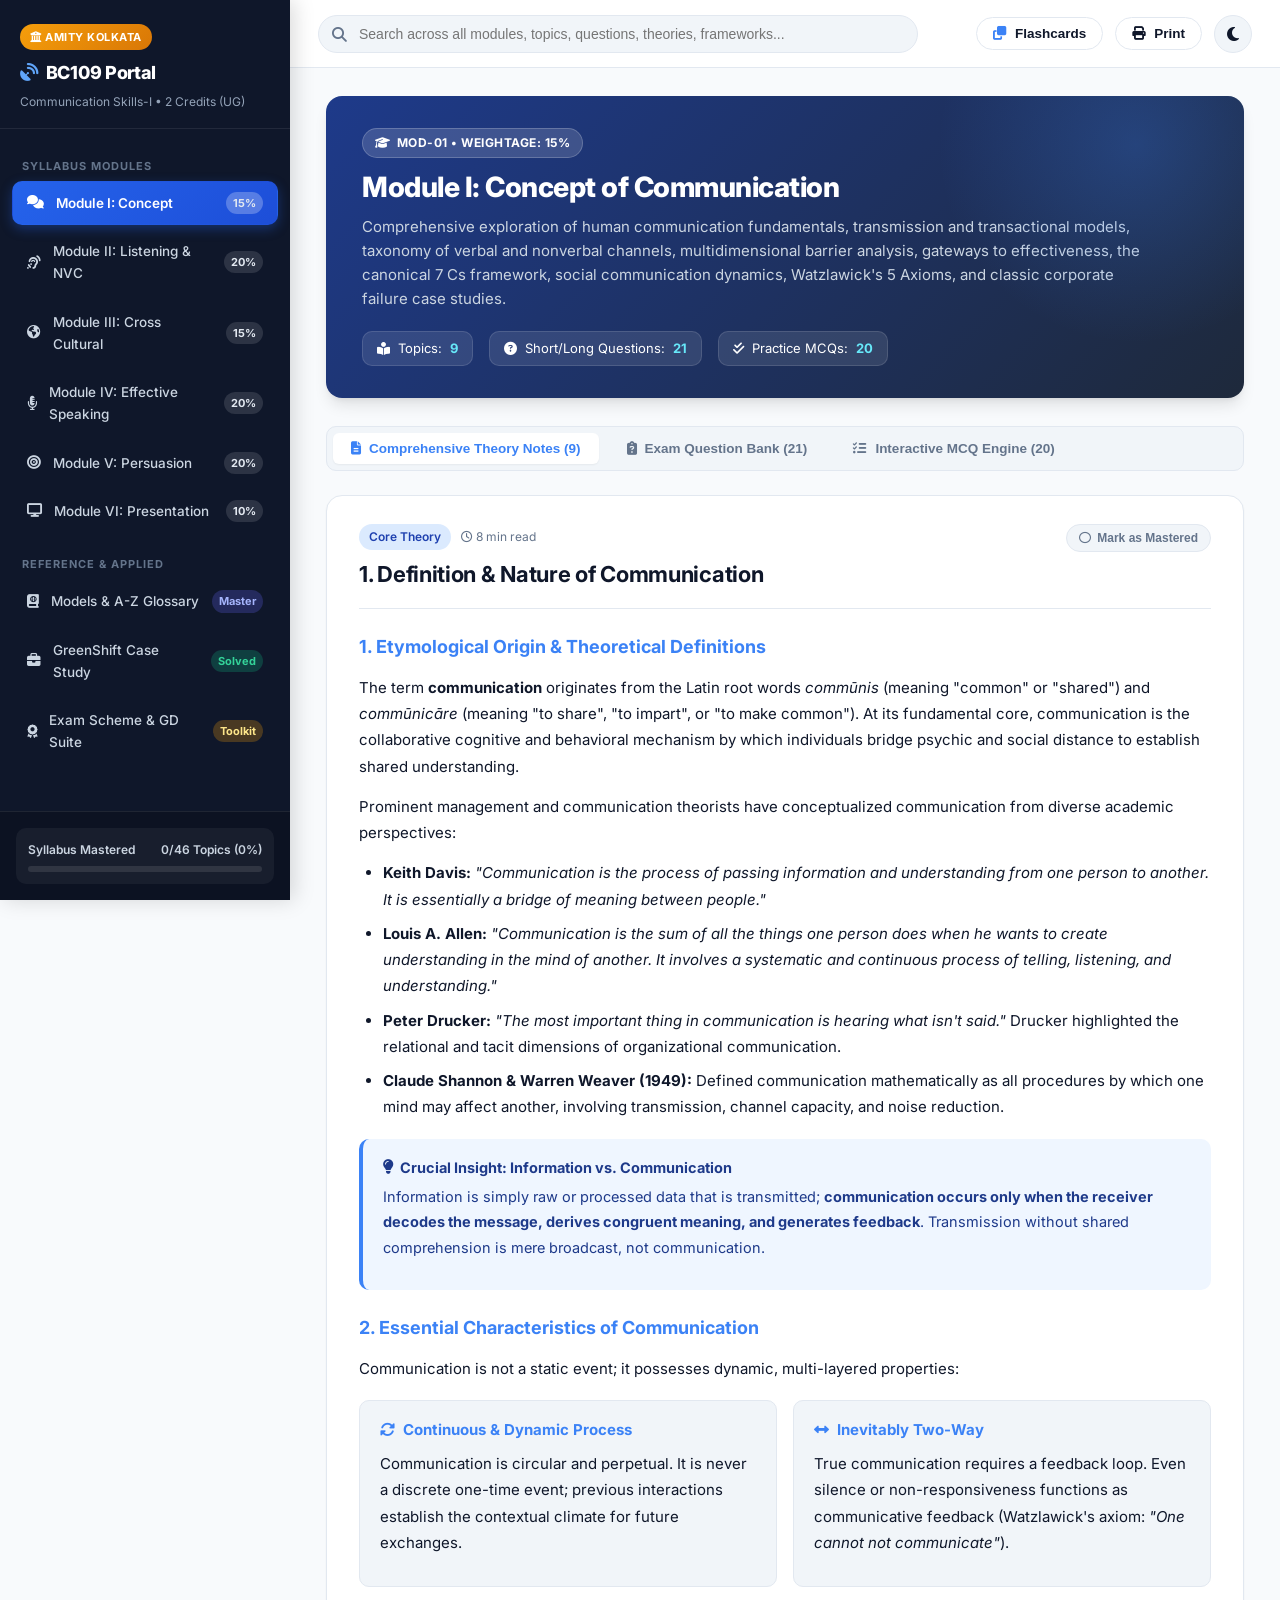
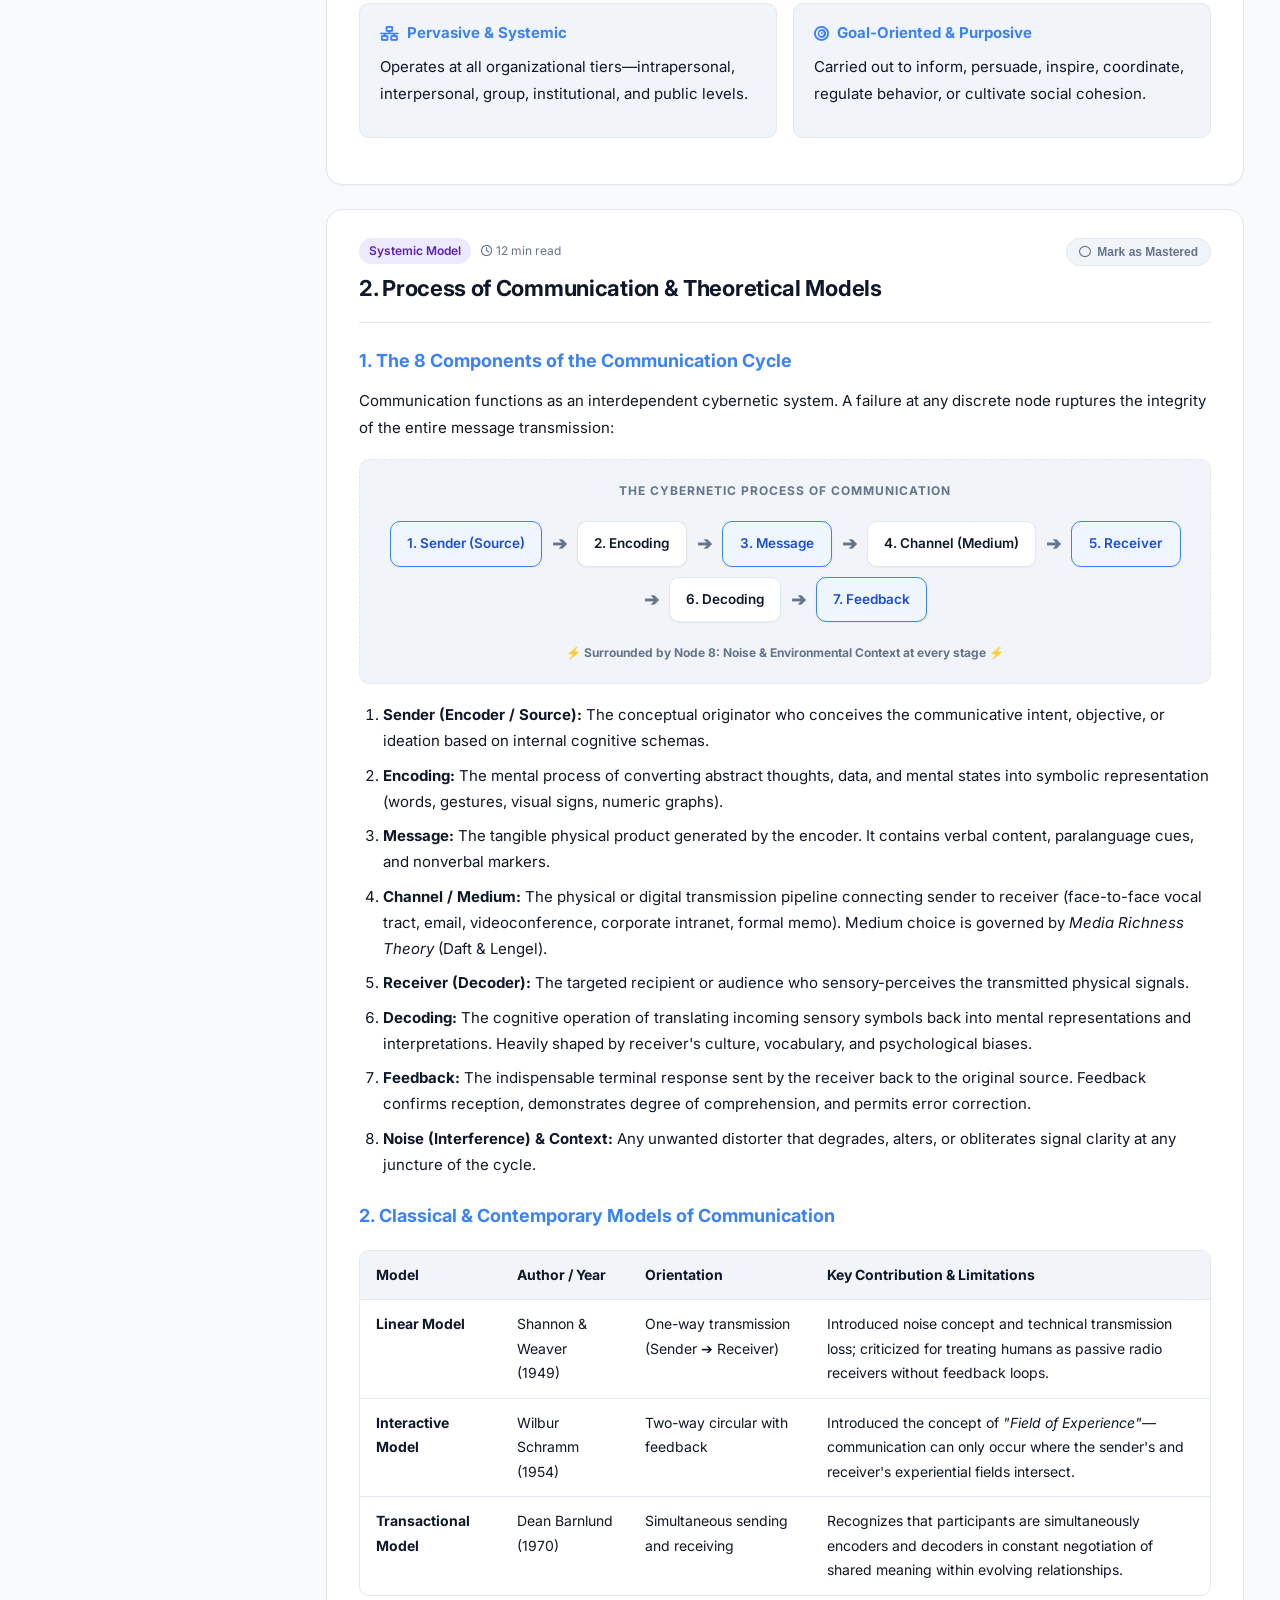
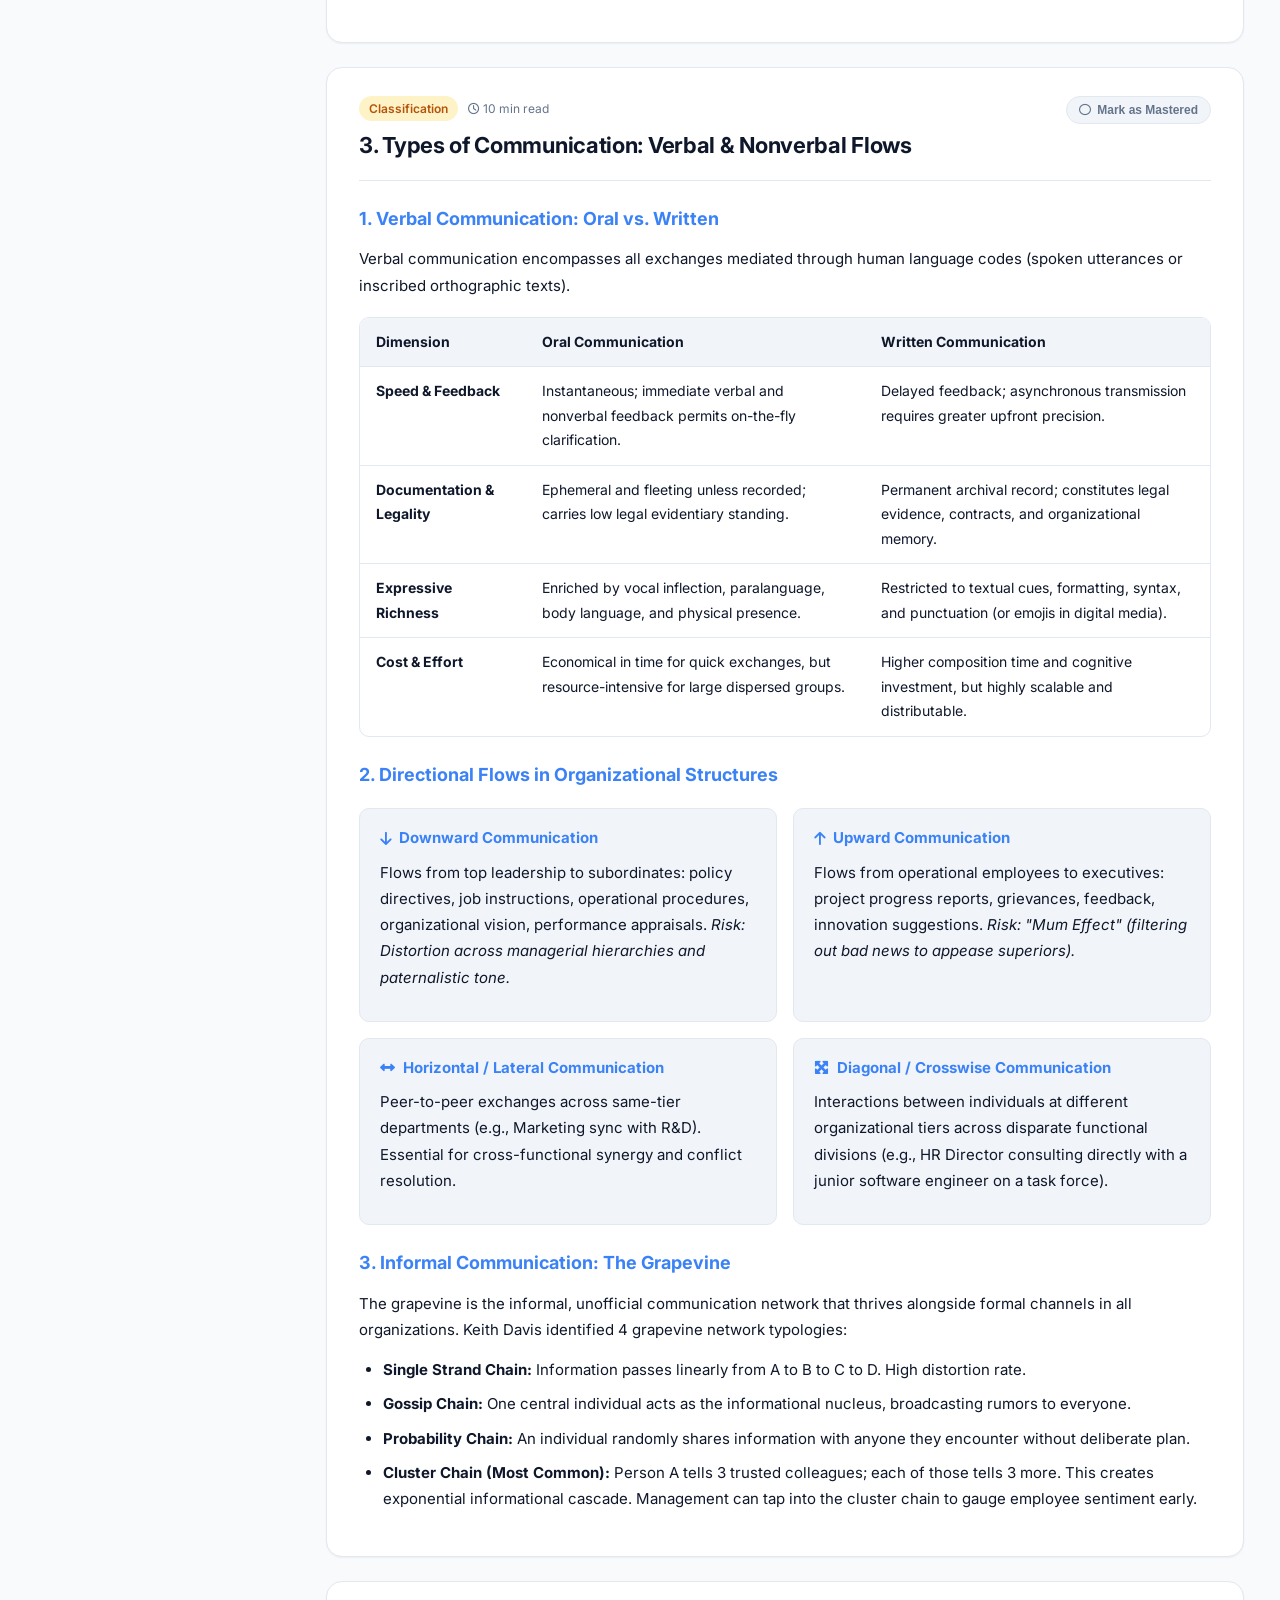
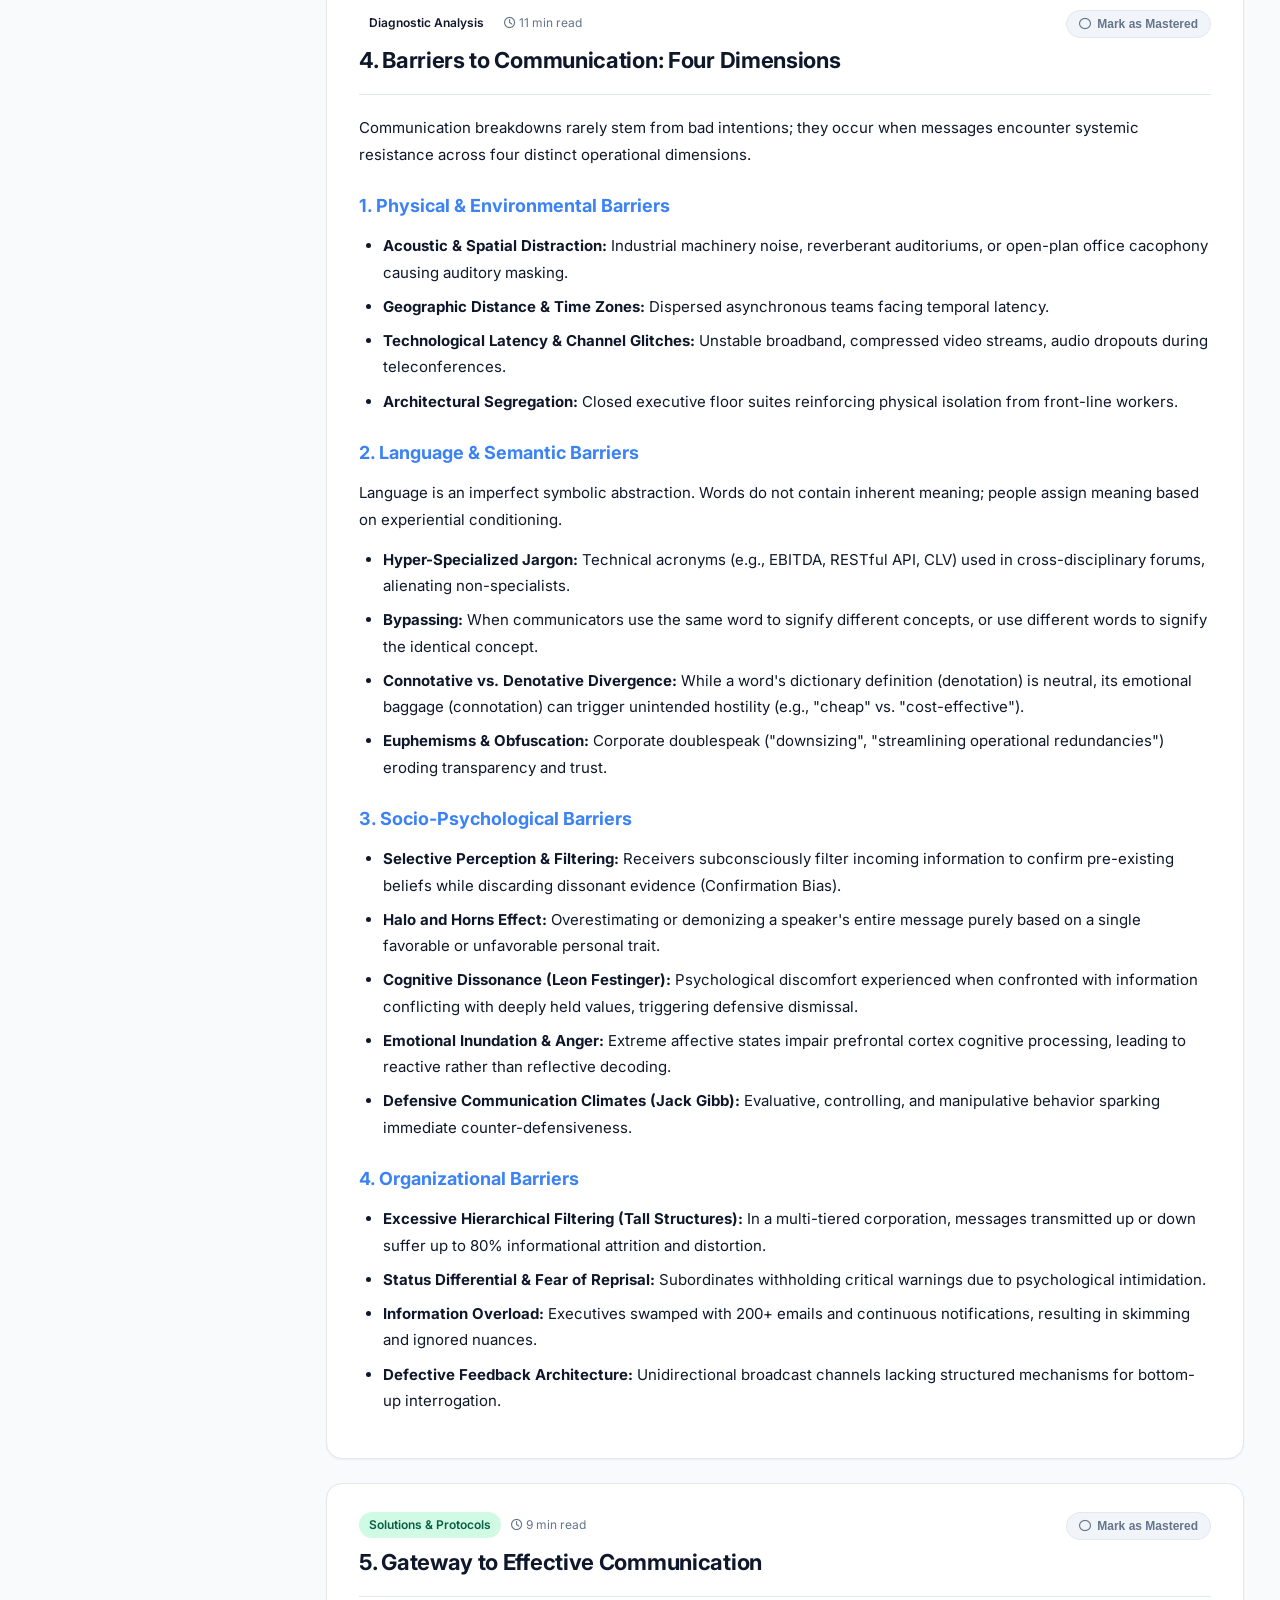
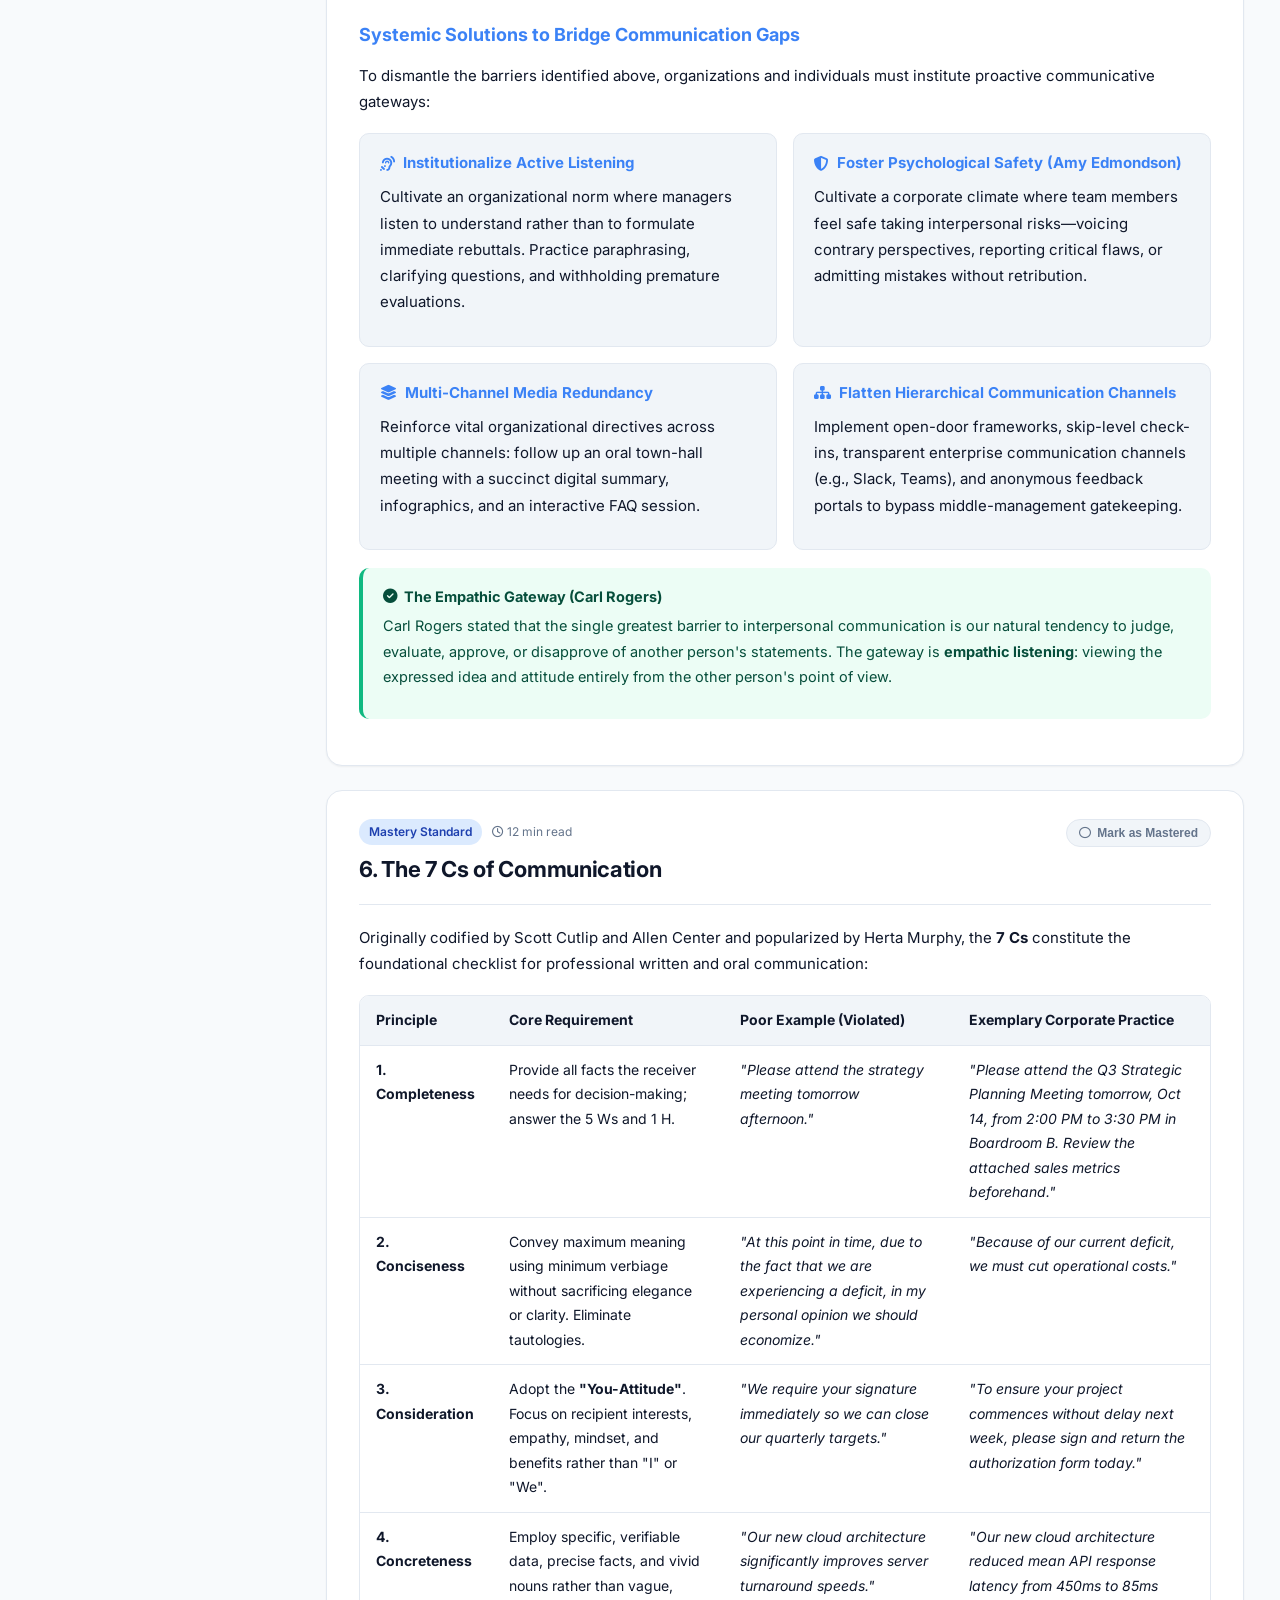
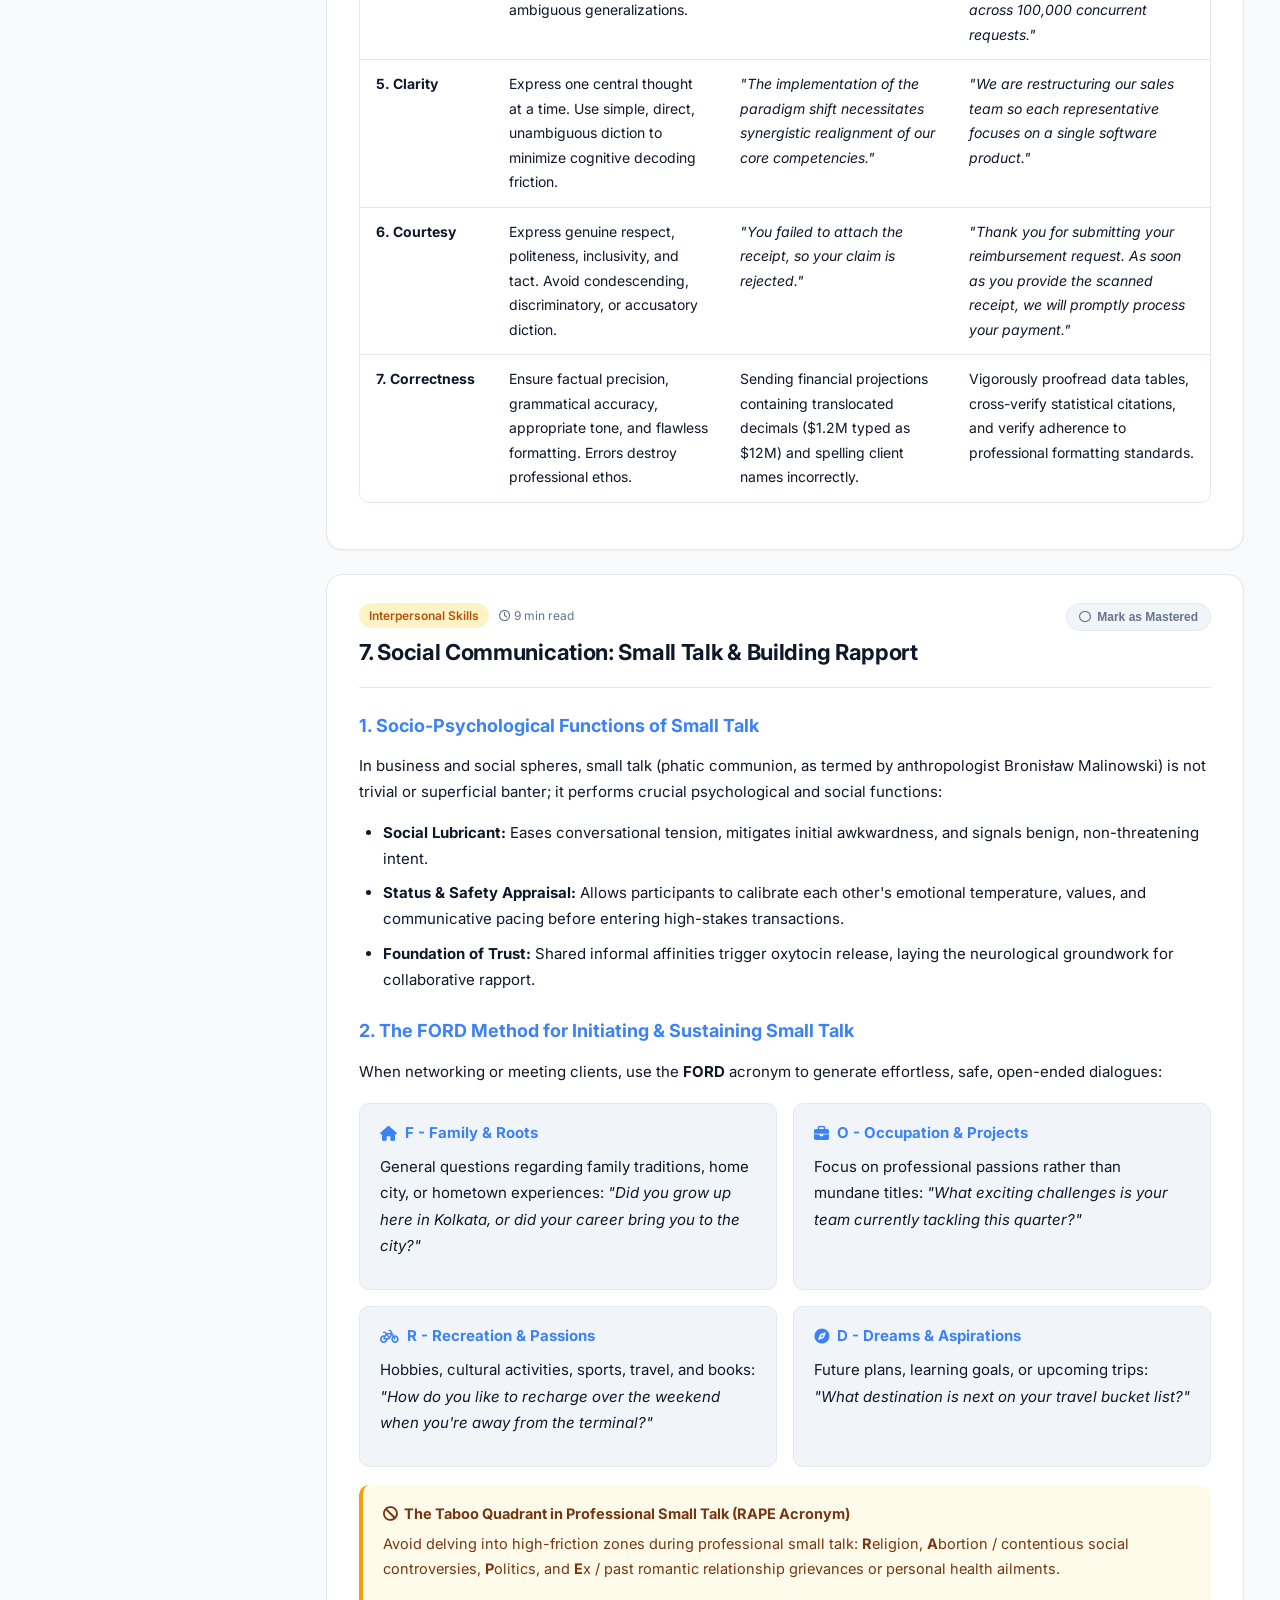
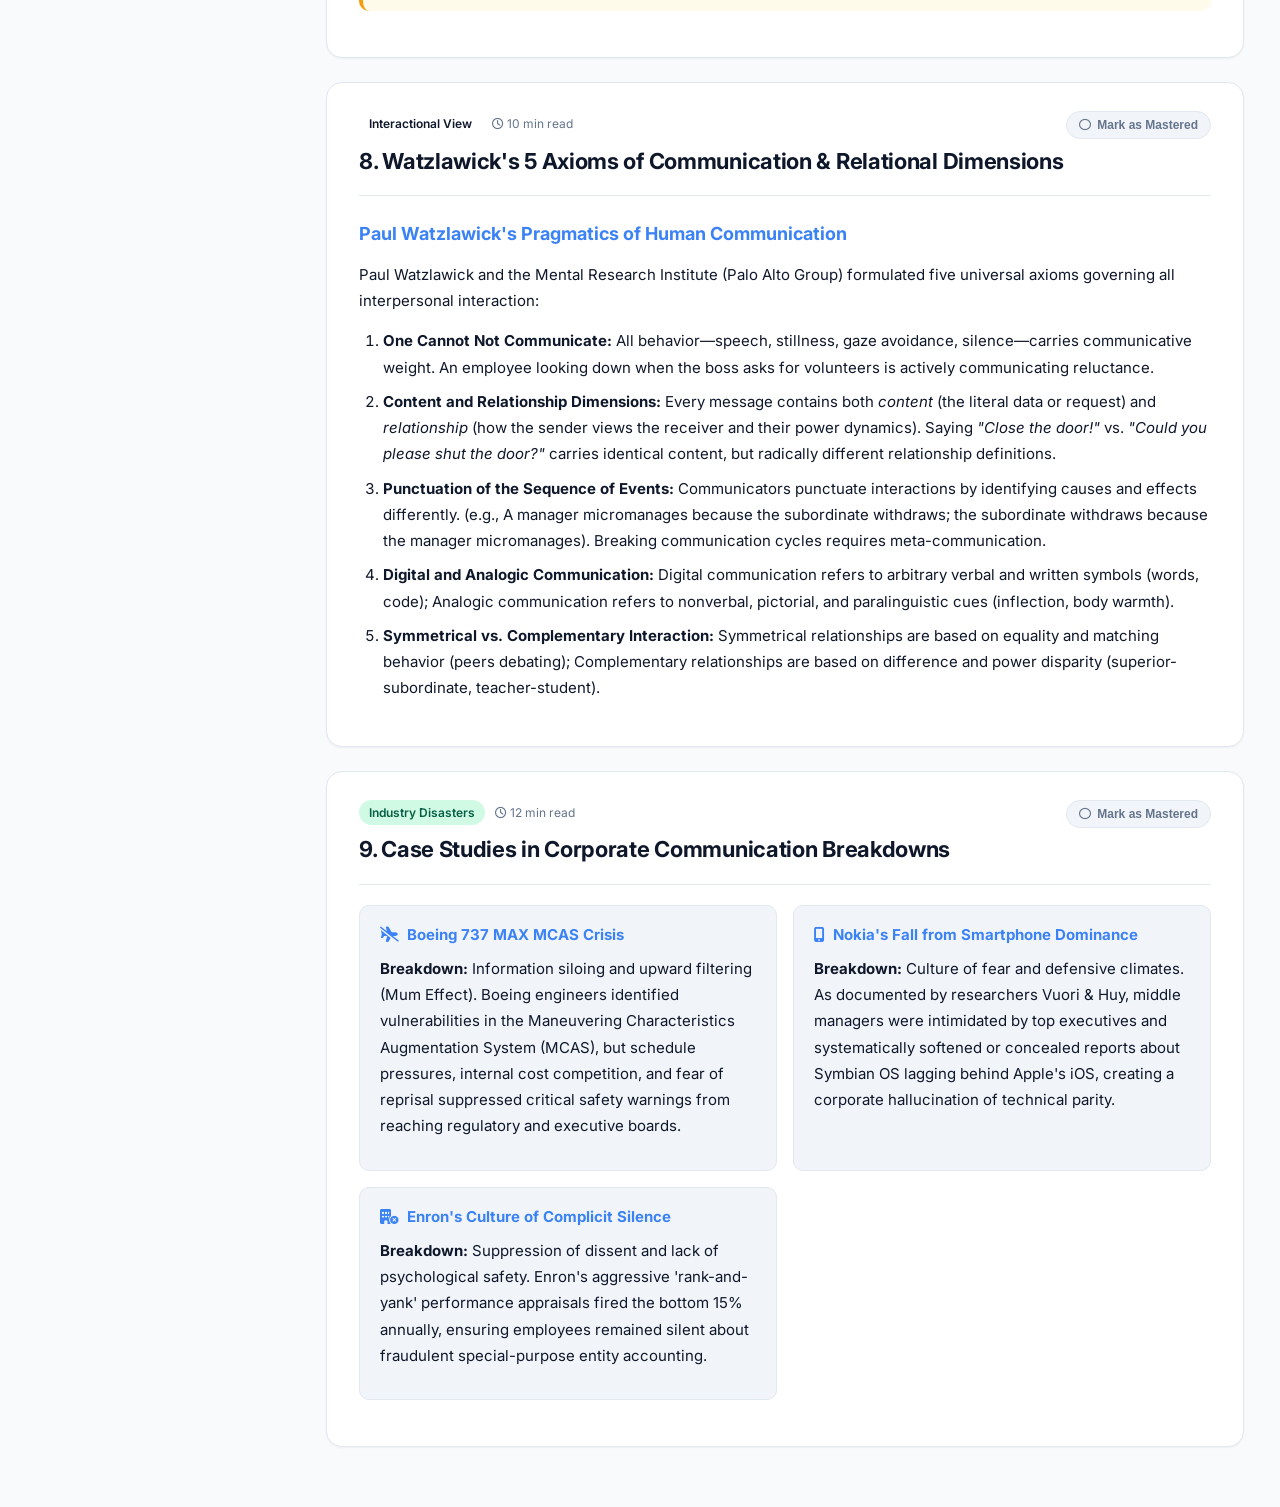
<file: index.html>
<!DOCTYPE html>
<html lang="en">
<head>
  <meta charset="UTF-8">
  <meta http-equiv="refresh" content="0; url=website/index.html">
  <meta name="viewport" content="width=device-width, initial-scale=1.0">
  <title>Redirecting to Amity BC109 Portal...</title>
  <script>
    window.location.href = "website/index.html";
  </script>
</head>
<body style="font-family:sans-serif; text-align:center; padding:50px;">
  <p>Loading Amity University Kolkata BC109 Portal...</p>
  <p><a href="website/index.html">Click here if you are not redirected automatically.</a></p>
</body>
</html>
</file>
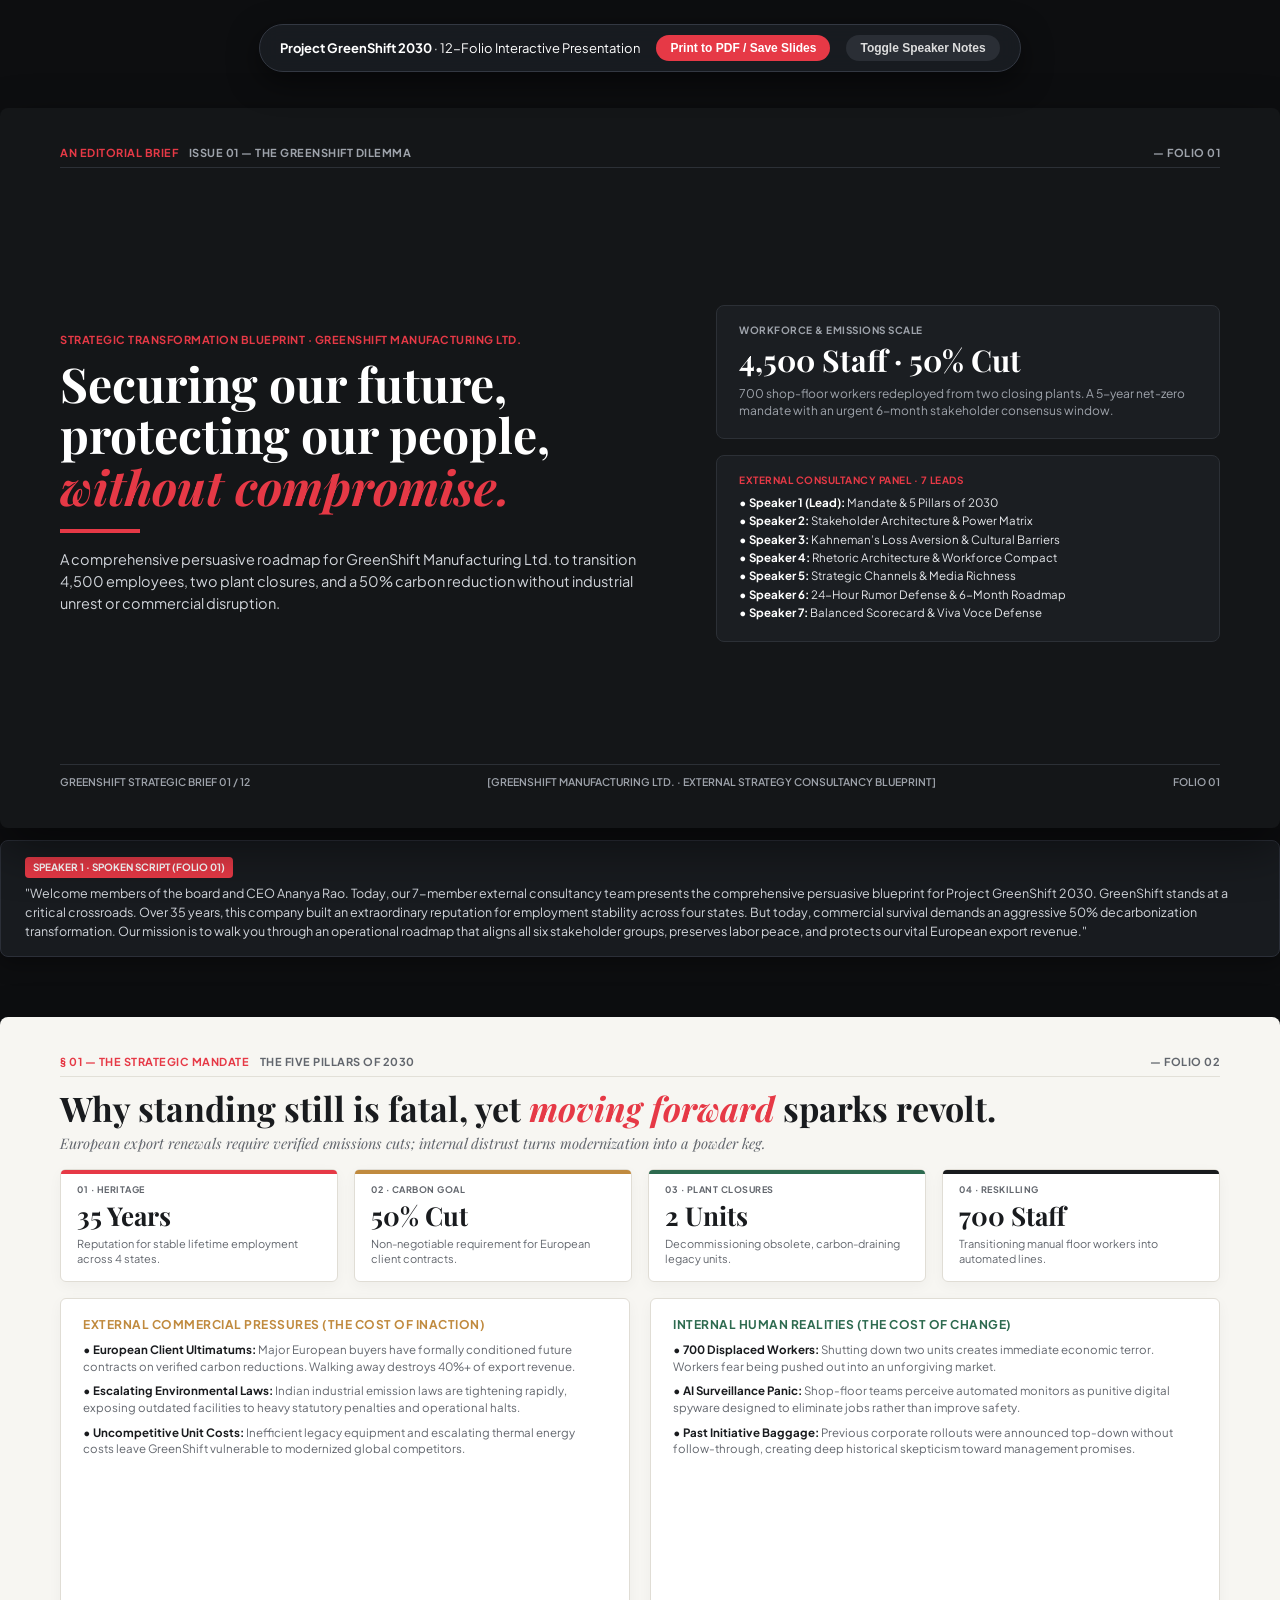
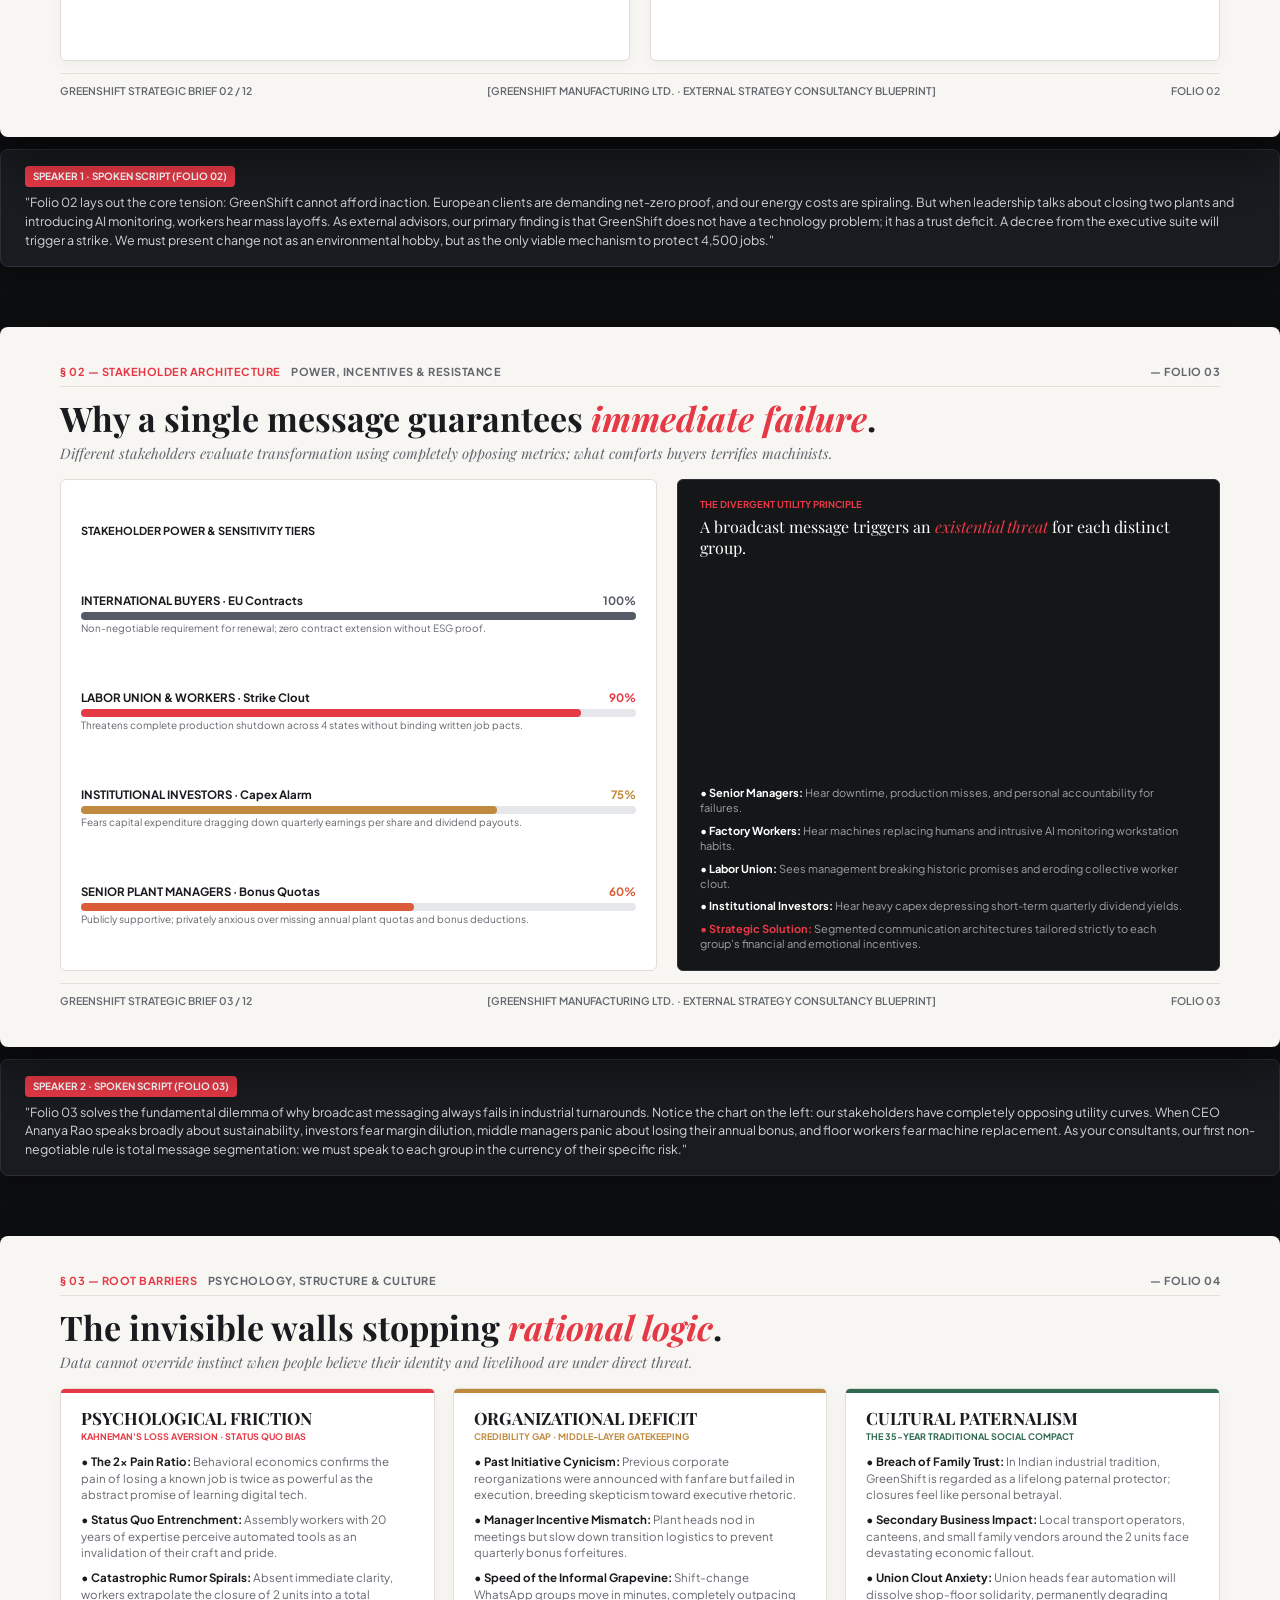
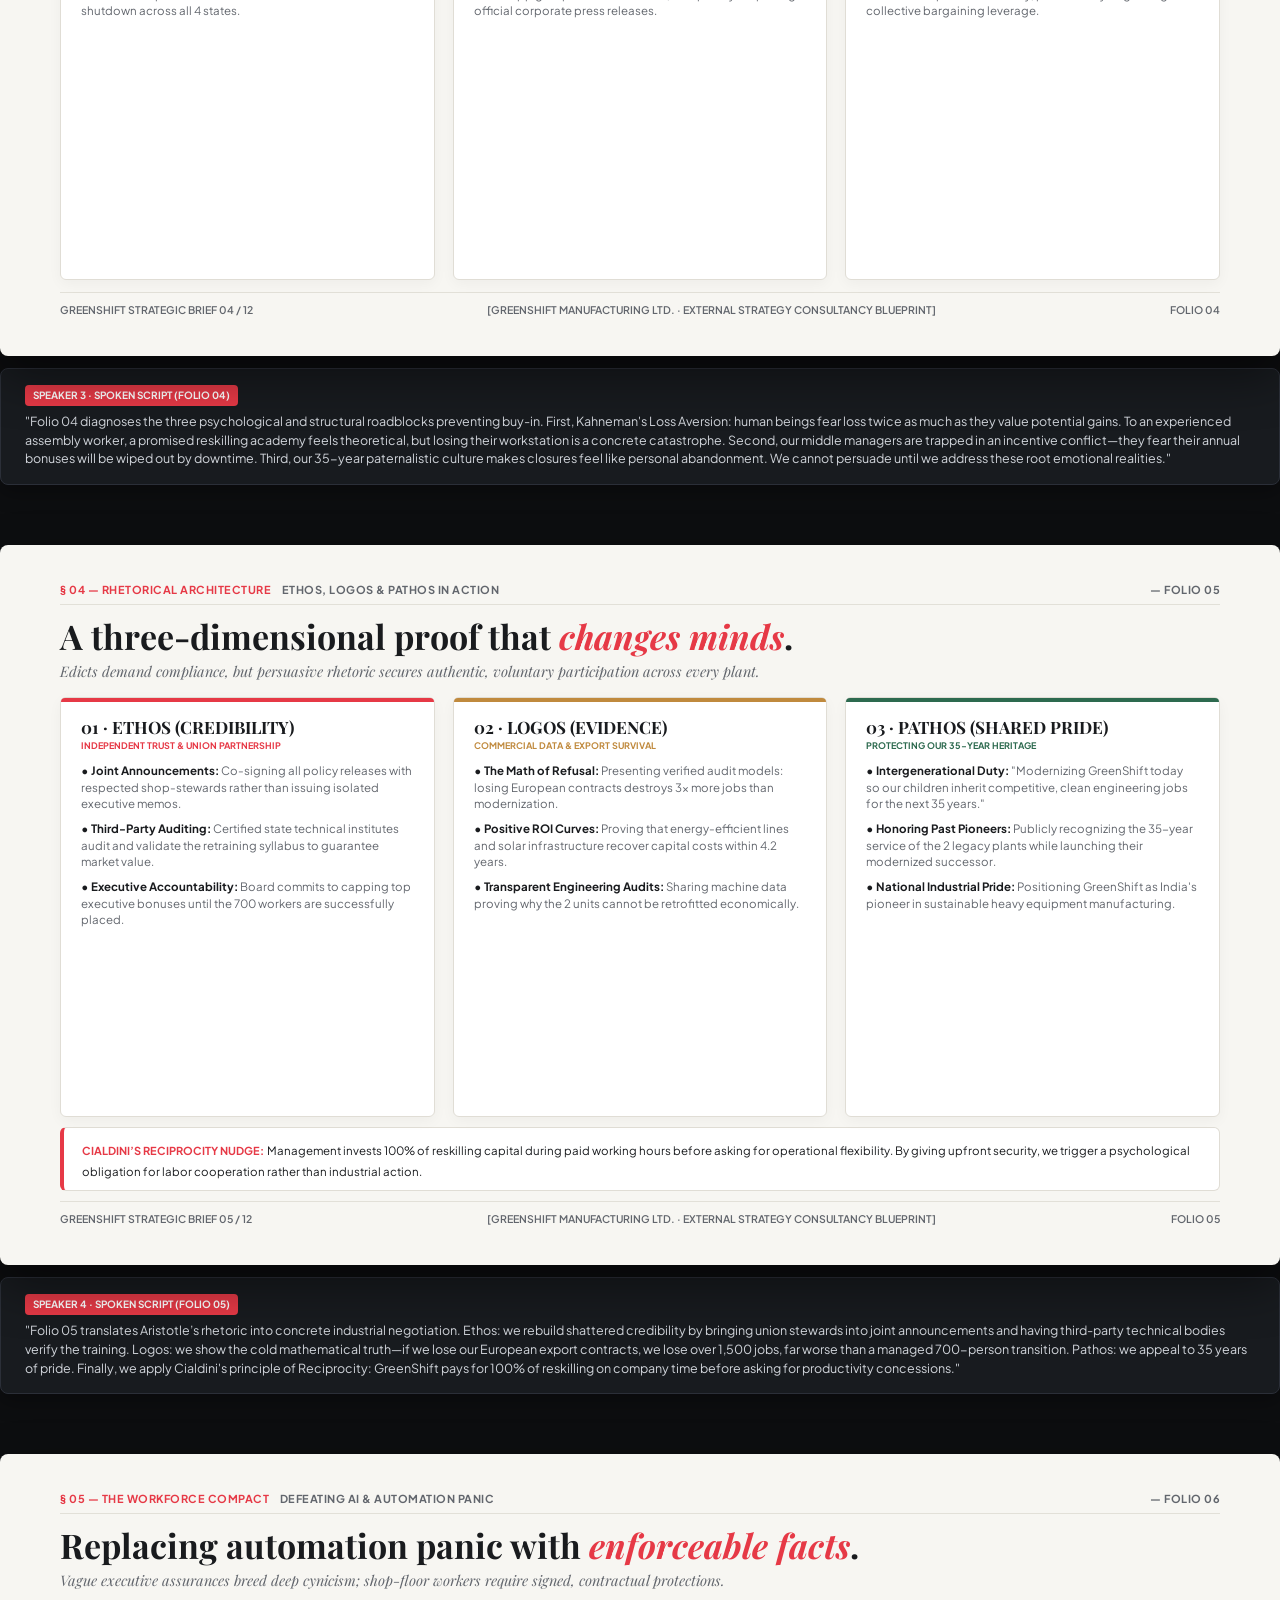
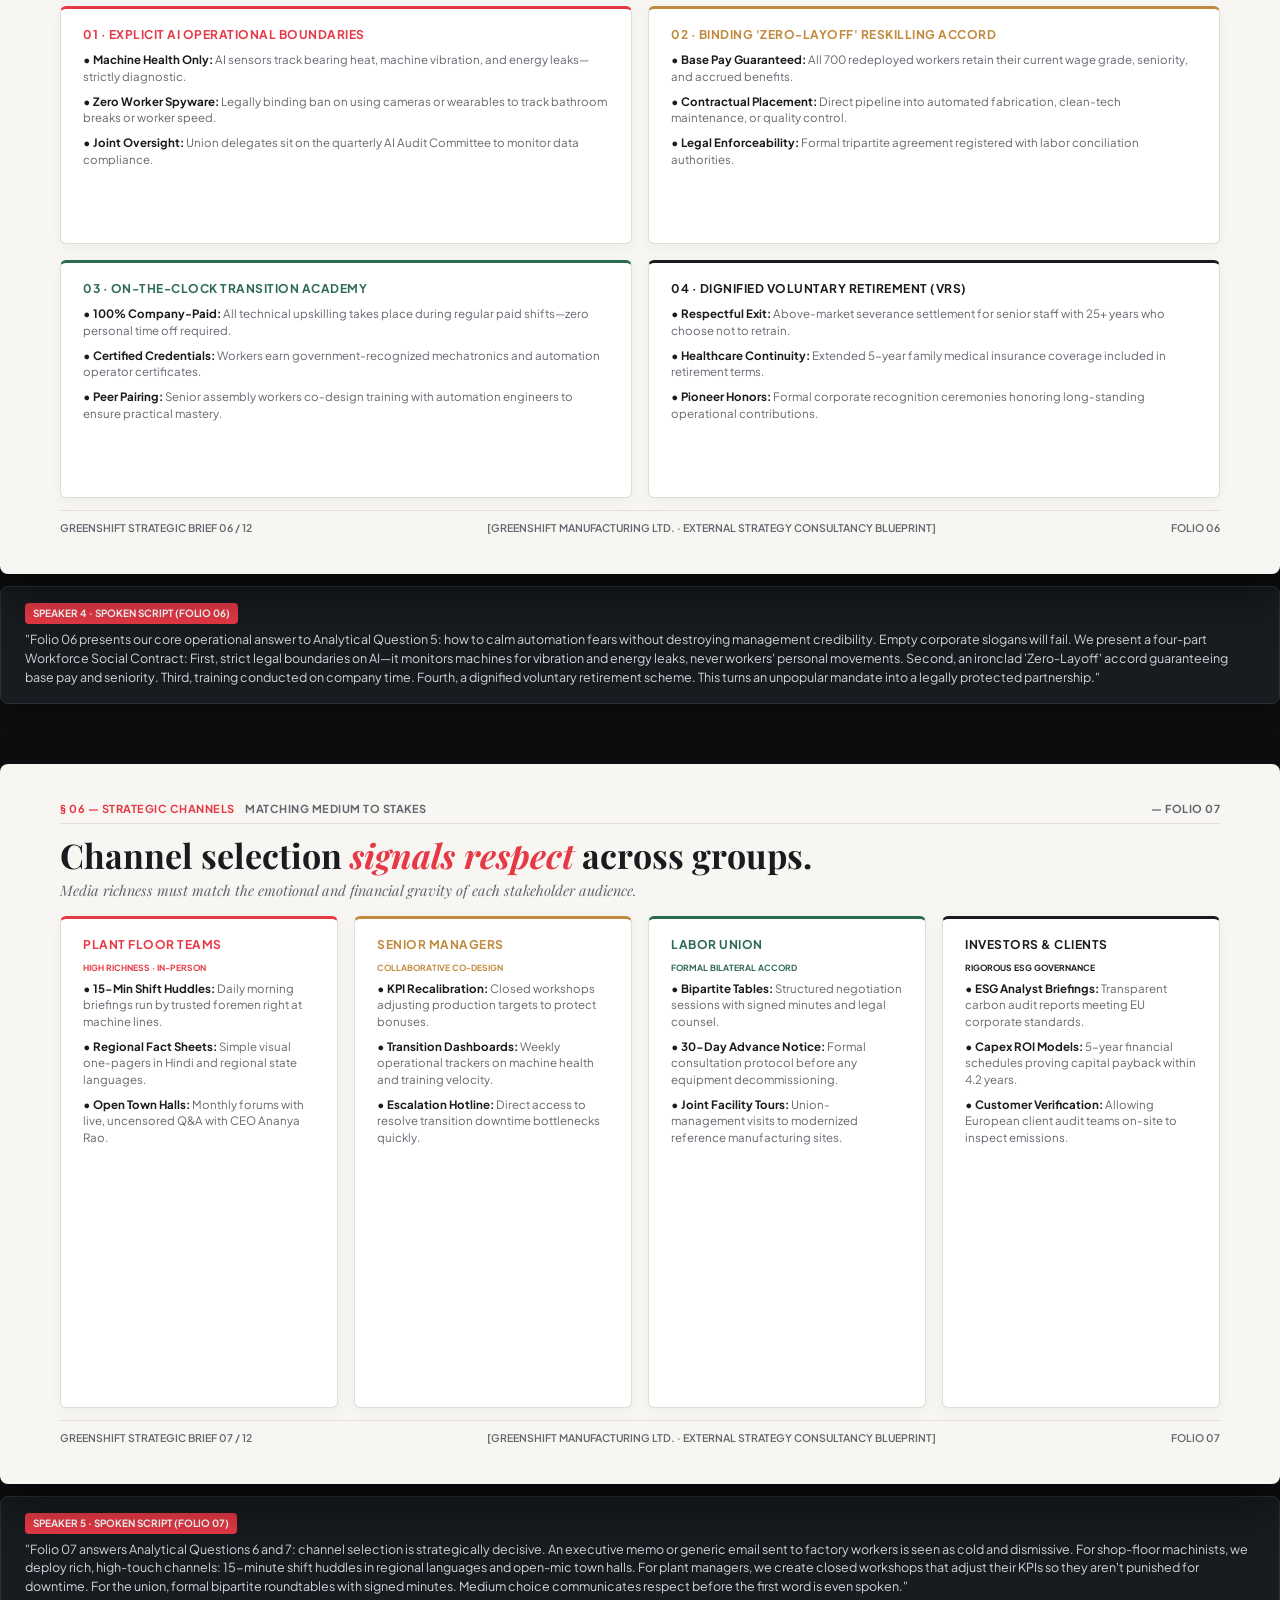
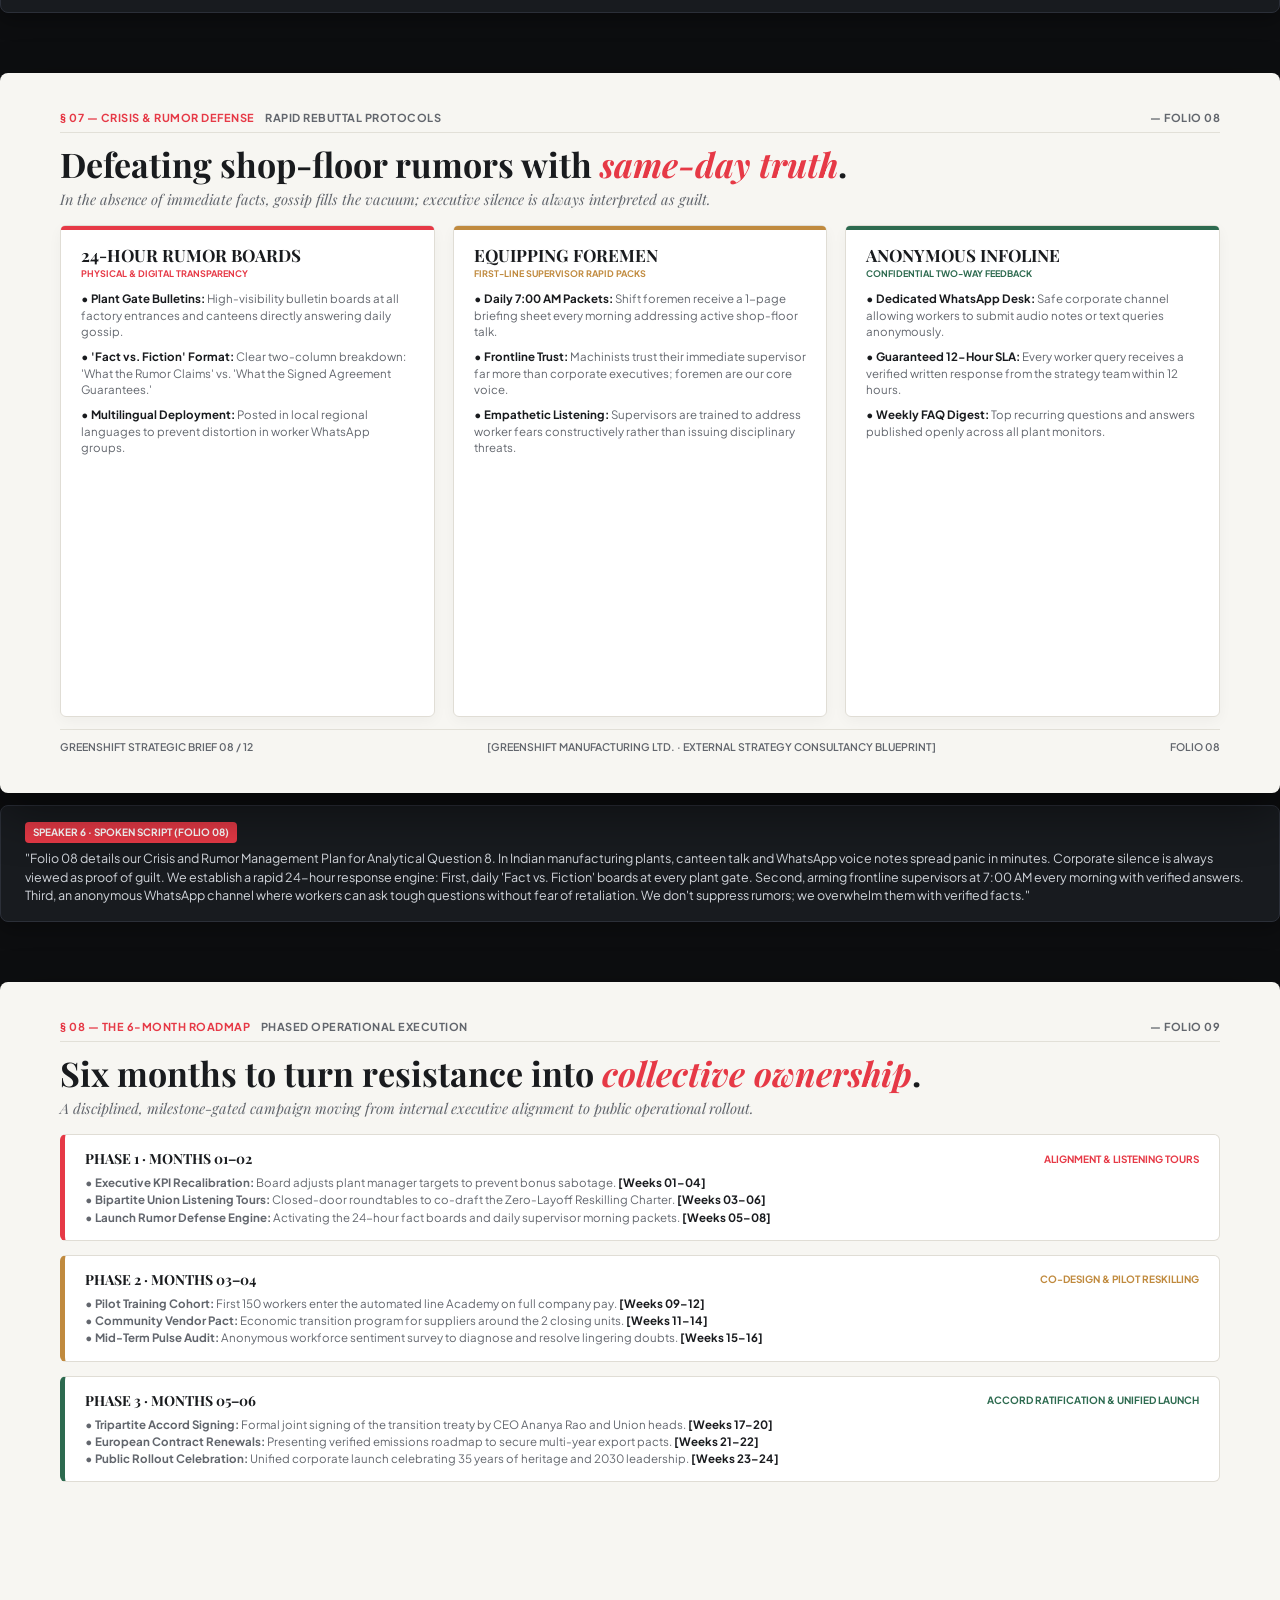
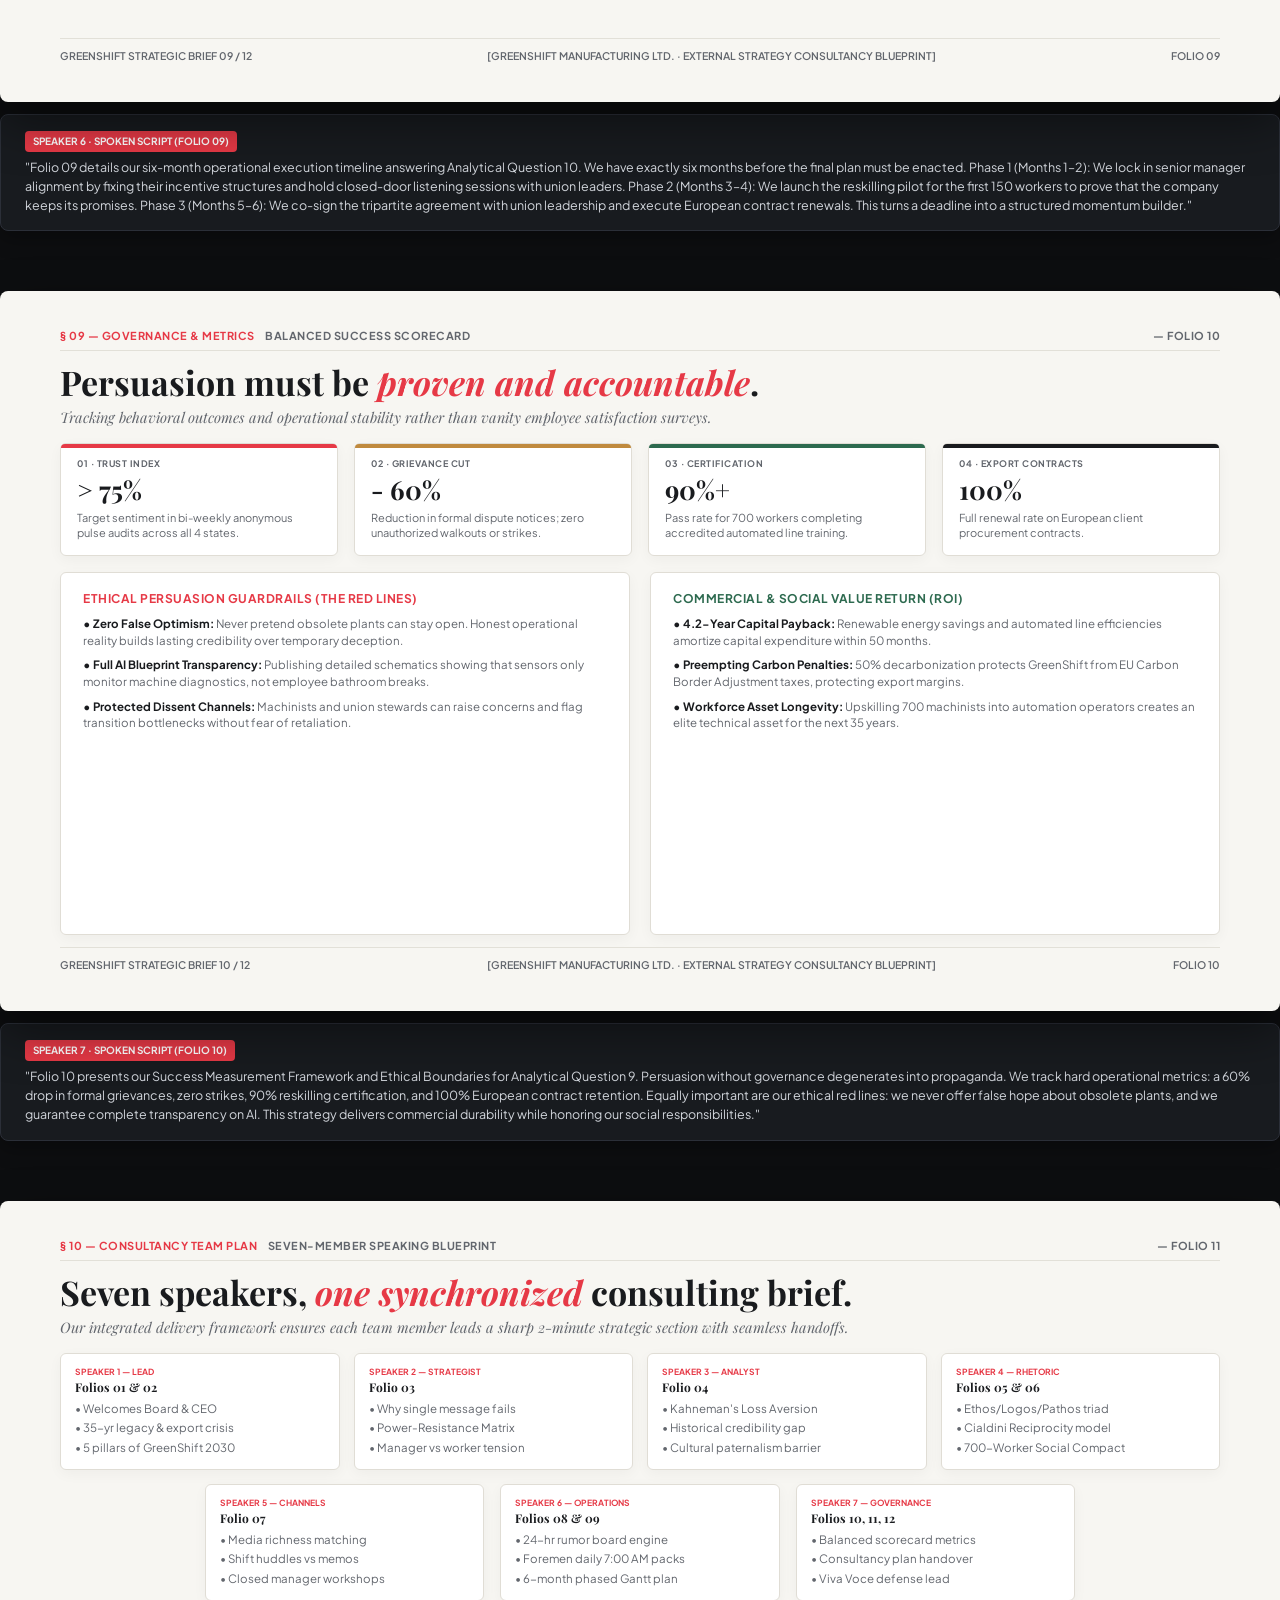
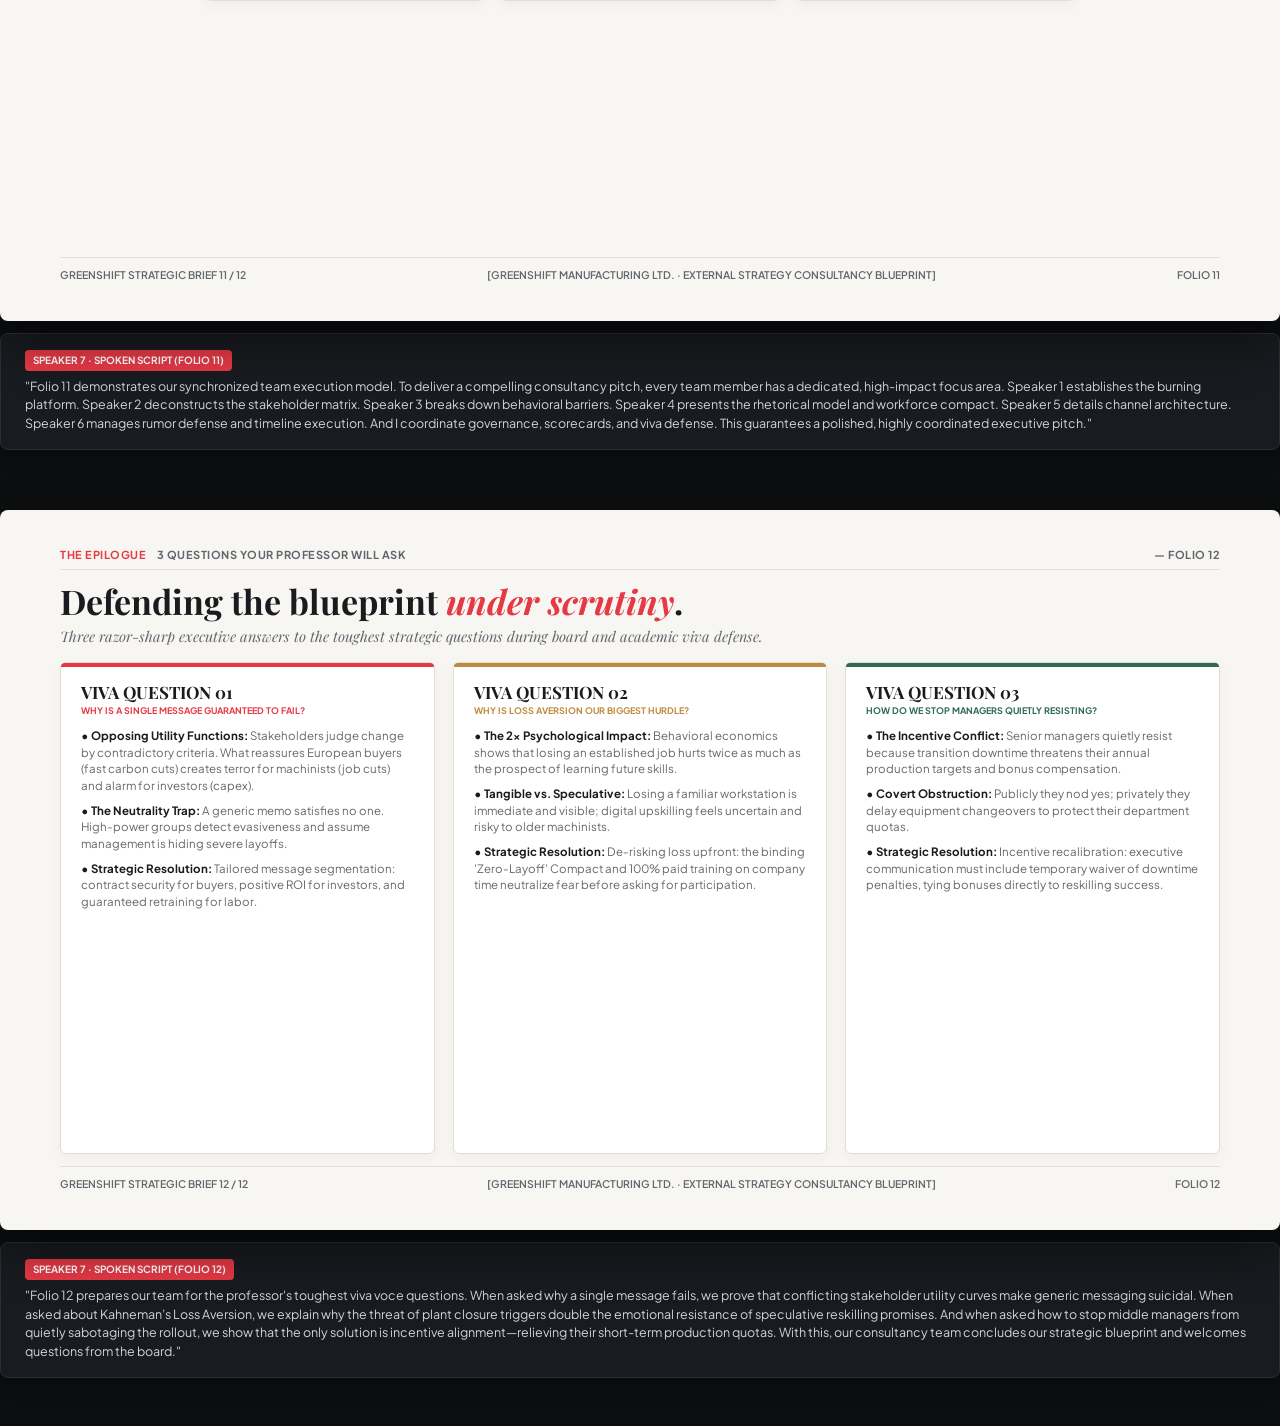
<file: Project_GreenShift_2030_Interactive_Brief.html>
<!DOCTYPE html>
<html lang="en">
<head>
<meta charset="UTF-8">
<meta name="viewport" content="width=device-width, initial-scale=1.0">
<title>Project GreenShift 2030 — Editorial Strategic Brief</title>
<link href="https://fonts.googleapis.com/css2?family=Playfair+Display:ital,wght@0,600;0,700;1,600;1,700&family=Plus+Jakarta+Sans:wght@400;500;600;700&display=swap" rel="stylesheet">
<style>
  :root {
    --dark-bg: #141618;
    --dark-card: #1b1e22;
    --dark-border: #2c3036;
    --light-bg: #F7F6F2;
    --card-bg: #FFFFFF;
    --card-border: #E0DDD5;
    --text-dark: #191B1E;
    --text-muted: #62666D;
    --text-light: #EEEEEE;
    --text-muted-light: #9EA3AB;
    --red: #E63946;
    --green: #2D6A4F;
    --ochre: #C08A3E;
    --orange: #D95D39;
    --divider: #E2E0D8;
  }
  * { box-sizing: border-box; margin: 0; padding: 0; }
  body {
    background: #0d0e10;
    font-family: 'Plus Jakarta Sans', -apple-system, BlinkMacSystemFont, sans-serif;
    color: var(--text-dark);
    padding: 24px;
    display: flex;
    flex-direction: column;
    align-items: center;
    gap: 36px;
  }
  .controls-bar {
    position: sticky;
    top: 12px;
    z-index: 999;
    background: rgba(26, 29, 34, 0.92);
    backdrop-filter: blur(10px);
    border: 1px solid #333842;
    padding: 10px 20px;
    border-radius: 40px;
    display: flex;
    gap: 16px;
    align-items: center;
    color: #FFF;
    font-size: 13px;
    box-shadow: 0 10px 30px rgba(0,0,0,0.5);
  }
  .controls-bar button {
    background: var(--red);
    color: white;
    border: none;
    padding: 6px 14px;
    border-radius: 20px;
    font-size: 12px;
    font-weight: 600;
    cursor: pointer;
    transition: opacity 0.2s;
  }
  .controls-bar button:hover { opacity: 0.9; }
  .controls-bar .secondary-btn {
    background: #2A2E35;
    color: #DDD;
  }

  /* Slide Canvas (16:9 1333 x 750px standard) */
  .slide {
    width: 1280px;
    height: 720px;
    background: var(--light-bg);
    border-radius: 8px;
    position: relative;
    padding: 38px 60px 40px 60px;
    display: flex;
    flex-direction: column;
    justify-content: space-between;
    box-shadow: 0 20px 50px rgba(0,0,0,0.45);
    overflow: hidden;
    page-break-after: always;
  }
  .slide.dark-theme {
    background: var(--dark-bg);
    color: var(--text-light);
  }

  /* Running Header & Footer */
  .header-ribbon {
    display: flex;
    justify-content: space-between;
    align-items: center;
    font-size: 11px;
    font-weight: 700;
    letter-spacing: 0.5px;
    text-transform: uppercase;
    padding-bottom: 8px;
    border-bottom: 1.5px solid var(--divider);
  }
  .slide.dark-theme .header-ribbon { border-bottom-color: var(--dark-border); }
  .header-left .tag { color: var(--red); margin-right: 8px; }
  .header-left .sub { color: var(--text-muted); }
  .slide.dark-theme .header-left .sub { color: var(--text-muted-light); }
  .header-right { color: var(--text-muted); }
  .slide.dark-theme .header-right { color: var(--text-muted-light); }

  .footer-ribbon {
    display: flex;
    justify-content: space-between;
    align-items: center;
    font-size: 10.5px;
    font-weight: 600;
    color: var(--text-muted);
    padding-top: 10px;
    border-top: 1.5px solid var(--divider);
  }
  .slide.dark-theme .footer-ribbon {
    border-top-color: var(--dark-border);
    color: var(--text-muted-light);
  }

  /* Headlines */
  .headline-group {
    margin-top: 12px;
    margin-bottom: 16px;
  }
  .headline-group h1 {
    font-family: 'Playfair Display', Georgia, serif;
    font-size: 34px;
    line-height: 1.15;
    color: var(--text-dark);
    font-weight: 700;
  }
  .slide.dark-theme .headline-group h1 { color: #FFF; }
  .headline-group h1 em {
    color: var(--red);
    font-style: italic;
  }
  .headline-group p.sub-thesis {
    font-family: 'Playfair Display', Georgia, serif;
    font-style: italic;
    font-size: 14.5px;
    color: var(--text-muted);
    margin-top: 5px;
  }
  .slide.dark-theme .headline-group p.sub-thesis { color: var(--text-muted-light); }

  /* Metric Cards */
  .metric-row {
    display: grid;
    grid-template-columns: repeat(4, 1fr);
    gap: 16px;
    margin-bottom: 16px;
  }
  .metric-card {
    background: var(--card-bg);
    border: 1px solid var(--card-border);
    border-radius: 6px;
    padding: 14px 16px;
    position: relative;
    box-shadow: 0 4px 14px rgba(0,0,0,0.04);
  }
  .metric-card::before {
    content: '';
    position: absolute;
    top: 0; left: 0; right: 0;
    height: 3.5px;
    border-radius: 6px 6px 0 0;
  }
  .metric-card.accent-red::before { background: var(--red); }
  .metric-card.accent-ochre::before { background: var(--ochre); }
  .metric-card.accent-green::before { background: var(--green); }
  .metric-card.accent-dark::before { background: var(--text-dark); }
  .metric-card .card-tag {
    font-size: 9px;
    font-weight: 700;
    color: var(--text-muted);
    letter-spacing: 0.5px;
    text-transform: uppercase;
  }
  .metric-card .stat-number {
    font-family: 'Playfair Display', Georgia, serif;
    font-size: 26px;
    font-weight: 700;
    color: var(--text-dark);
    margin: 3px 0 4px 0;
  }
  .metric-card .card-desc {
    font-size: 11px;
    line-height: 1.35;
    color: var(--text-muted);
  }

  /* Two Column Grids */
  .two-col-grid {
    display: grid;
    grid-template-columns: 1fr 1fr;
    gap: 20px;
    flex-grow: 1;
    margin-bottom: 12px;
  }
  .content-card {
    background: var(--card-bg);
    border: 1px solid var(--card-border);
    border-radius: 6px;
    padding: 18px 22px;
    box-shadow: 0 4px 14px rgba(0,0,0,0.04);
    display: flex;
    flex-direction: column;
    justify-content: flex-start;
  }
  .content-card h3 {
    font-size: 12px;
    font-weight: 700;
    text-transform: uppercase;
    letter-spacing: 0.5px;
    margin-bottom: 10px;
  }
  .content-card h3.red { color: var(--red); }
  .content-card h3.green { color: var(--green); }
  .content-card h3.ochre { color: var(--ochre); }
  .content-card ul {
    list-style: none;
    display: flex;
    flex-direction: column;
    gap: 8px;
  }
  .content-card li {
    font-size: 11.5px;
    line-height: 1.45;
    color: var(--text-muted);
  }
  .content-card li strong {
    color: var(--text-dark);
    font-weight: 700;
  }

  /* Three Vertical Cards */
  .three-col-grid {
    display: grid;
    grid-template-columns: repeat(3, 1fr);
    gap: 18px;
    flex-grow: 1;
    margin-bottom: 12px;
  }
  .vertical-card {
    background: var(--card-bg);
    border: 1px solid var(--card-border);
    border-radius: 6px;
    padding: 18px 20px;
    position: relative;
    box-shadow: 0 4px 14px rgba(0,0,0,0.04);
  }
  .vertical-card::before {
    content: '';
    position: absolute;
    top: 0; left: 0; right: 0;
    height: 4px;
    border-radius: 6px 6px 0 0;
  }
  .vertical-card.accent-red::before { background: var(--red); }
  .vertical-card.accent-ochre::before { background: var(--ochre); }
  .vertical-card.accent-green::before { background: var(--green); }
  .vertical-card h2 {
    font-family: 'Playfair Display', Georgia, serif;
    font-size: 17px;
    font-weight: 700;
    color: var(--text-dark);
  }
  .vertical-card .sub-tag {
    font-size: 9px;
    font-weight: 700;
    margin-top: 2px;
    margin-bottom: 12px;
    text-transform: uppercase;
  }
  .vertical-card.accent-red .sub-tag { color: var(--red); }
  .vertical-card.accent-ochre .sub-tag { color: var(--ochre); }
  .vertical-card.accent-green .sub-tag { color: var(--green); }
  .vertical-card ul { list-style: none; display: flex; flex-direction: column; gap: 8px; }
  .vertical-card li { font-size: 11.5px; line-height: 1.45; color: var(--text-muted); }
  .vertical-card li strong { color: var(--text-dark); }

  /* Speaker Notes Drawer */
  .speaker-script-drawer {
    width: 1280px;
    background: #181B1F;
    border: 1px solid #2B2F38;
    border-radius: 8px;
    padding: 16px 24px;
    color: #D1D5DB;
    font-size: 12.5px;
    line-height: 1.5;
    box-shadow: 0 8px 20px rgba(0,0,0,0.3);
    margin-top: -24px;
    margin-bottom: 24px;
  }
  .speaker-script-drawer .speaker-badge {
    display: inline-block;
    background: var(--red);
    color: #FFF;
    font-size: 10px;
    font-weight: 700;
    padding: 3px 8px;
    border-radius: 4px;
    text-transform: uppercase;
    margin-bottom: 6px;
  }
  .hidden { display: none; }
</style>
</head>
<body>

<div class="controls-bar">
  <span><strong>Project GreenShift 2030</strong> · 12-Folio Interactive Presentation</span>
  <button onclick="window.print()">Print to PDF / Save Slides</button>
  <button class="secondary-btn" onclick="toggleNotes()">Toggle Speaker Notes</button>
</div>

<!-- ==========================================
     FOLIO 01: COVER (DARK THEME)
=========================================== -->
<div class="slide dark-theme">
  <div class="header-ribbon">
    <div class="header-left">
      <span class="tag">AN EDITORIAL BRIEF</span>
      <span class="sub">ISSUE 01 — THE GREENSHIFT DILEMMA</span>
    </div>
    <div class="header-right">— FOLIO 01</div>
  </div>

  <div style="display: flex; gap: 40px; margin-top: 15px; flex-grow: 1;">
    <!-- Left Hero -->
    <div style="flex: 1.1; display: flex; flex-direction: column; justify-content: center;">
      <div style="font-size: 11px; font-weight: 700; color: var(--red); letter-spacing: 0.5px; text-transform: uppercase; margin-bottom: 12px;">
        STRATEGIC TRANSFORMATION BLUEPRINT · GREENSHIFT MANUFACTURING LTD.
      </div>
      <h1 style="font-family: 'Playfair Display', Georgia, serif; font-size: 48px; line-height: 1.08; color: #FFF; font-weight: 700; margin-bottom: 16px;">
        Securing our future,<br>
        protecting our people,<br>
        <em style="color: var(--red); font-style: italic;">without compromise.</em>
      </h1>
      <div style="width: 80px; height: 4px; background: var(--red); margin-bottom: 16px;"></div>
      <p style="font-size: 14.5px; line-height: 1.5; color: #D1D5DB; max-width: 580px;">
        A comprehensive persuasive roadmap for GreenShift Manufacturing Ltd. to transition 4,500 employees, two plant closures, and a 50% carbon reduction without industrial unrest or commercial disruption.
      </p>
    </div>

    <!-- Right Cards -->
    <div style="flex: 0.9; display: flex; flex-direction: column; gap: 16px; justify-content: center;">
      <!-- Stat Card -->
      <div style="background: var(--dark-card); border: 1px solid var(--dark-border); border-radius: 8px; padding: 18px 22px;">
        <div style="font-size: 10px; font-weight: 700; color: var(--text-muted-light); text-transform: uppercase; letter-spacing: 0.5px;">WORKFORCE & EMISSIONS SCALE</div>
        <div style="font-family: 'Playfair Display', Georgia, serif; font-size: 30px; font-weight: 700; color: #FFF; margin: 4px 0 6px 0;">4,500 Staff · 50% Cut</div>
        <p style="font-size: 12px; line-height: 1.4; color: var(--text-muted-light);">
          700 shop-floor workers redeployed from two closing plants. A 5-year net-zero mandate with an urgent 6-month stakeholder consensus window.
        </p>
      </div>

      <!-- Team Card -->
      <div style="background: var(--dark-card); border: 1px solid var(--dark-border); border-radius: 8px; padding: 18px 22px;">
        <div style="font-size: 10px; font-weight: 700; color: var(--red); text-transform: uppercase; letter-spacing: 0.5px; margin-bottom: 8px;">EXTERNAL CONSULTANCY PANEL · 7 LEADS</div>
        <div style="font-size: 11.5px; line-height: 1.6; color: #E5E7EB;">
          <div><strong style="color: #FFF;">• Speaker 1 (Lead):</strong> Mandate & 5 Pillars of 2030</div>
          <div><strong style="color: #FFF;">• Speaker 2:</strong> Stakeholder Architecture & Power Matrix</div>
          <div><strong style="color: #FFF;">• Speaker 3:</strong> Kahneman’s Loss Aversion & Cultural Barriers</div>
          <div><strong style="color: #FFF;">• Speaker 4:</strong> Rhetoric Architecture & Workforce Compact</div>
          <div><strong style="color: #FFF;">• Speaker 5:</strong> Strategic Channels & Media Richness</div>
          <div><strong style="color: #FFF;">• Speaker 6:</strong> 24-Hour Rumor Defense & 6-Month Roadmap</div>
          <div><strong style="color: #FFF;">• Speaker 7:</strong> Balanced Scorecard & Viva Voce Defense</div>
        </div>
      </div>
    </div>
  </div>

  <div class="footer-ribbon">
    <span>GREENSHIFT STRATEGIC BRIEF 01 / 12</span>
    <span>[GREENSHIFT MANUFACTURING LTD. · EXTERNAL STRATEGY CONSULTANCY BLUEPRINT]</span>
    <span>FOLIO 01</span>
  </div>
</div>

<div class="speaker-script-drawer">
  <span class="speaker-badge">Speaker 1 · Spoken Script (Folio 01)</span>
  <p>"Welcome members of the board and CEO Ananya Rao. Today, our 7-member external consultancy team presents the comprehensive persuasive blueprint for Project GreenShift 2030. GreenShift stands at a critical crossroads. Over 35 years, this company built an extraordinary reputation for employment stability across four states. But today, commercial survival demands an aggressive 50% decarbonization transformation. Our mission is to walk you through an operational roadmap that aligns all six stakeholder groups, preserves labor peace, and protects our vital European export revenue."</p>
</div>

<!-- ==========================================
     FOLIO 02: THE STRATEGIC MANDATE
=========================================== -->
<div class="slide">
  <div class="header-ribbon">
    <div class="header-left">
      <span class="tag">§ 01 — THE STRATEGIC MANDATE</span>
      <span class="sub">THE FIVE PILLARS OF 2030</span>
    </div>
    <div class="header-right">— FOLIO 02</div>
  </div>

  <div class="headline-group">
    <h1>Why standing still is fatal, yet <em style="color: var(--red);">moving forward</em> sparks revolt.</h1>
    <p class="sub-thesis">European export renewals require verified emissions cuts; internal distrust turns modernization into a powder keg.</p>
  </div>

  <div class="metric-row">
    <div class="metric-card accent-red">
      <div class="card-tag">01 · HERITAGE</div>
      <div class="stat-number">35 Years</div>
      <div class="card-desc">Reputation for stable lifetime employment across 4 states.</div>
    </div>
    <div class="metric-card accent-ochre">
      <div class="card-tag">02 · CARBON GOAL</div>
      <div class="stat-number">50% Cut</div>
      <div class="card-desc">Non-negotiable requirement for European client contracts.</div>
    </div>
    <div class="metric-card accent-green">
      <div class="card-tag">03 · PLANT CLOSURES</div>
      <div class="stat-number">2 Units</div>
      <div class="card-desc">Decommissioning obsolete, carbon-draining legacy units.</div>
    </div>
    <div class="metric-card accent-dark">
      <div class="card-tag">04 · RESKILLING</div>
      <div class="stat-number">700 Staff</div>
      <div class="card-desc">Transitioning manual floor workers into automated lines.</div>
    </div>
  </div>

  <div class="two-col-grid">
    <div class="content-card">
      <h3 class="ochre">EXTERNAL COMMERCIAL PRESSURES (THE COST OF INACTION)</h3>
      <ul>
        <li><strong>• European Client Ultimatums:</strong> Major European buyers have formally conditioned future contracts on verified carbon reductions. Walking away destroys 40%+ of export revenue.</li>
        <li><strong>• Escalating Environmental Laws:</strong> Indian industrial emission laws are tightening rapidly, exposing outdated facilities to heavy statutory penalties and operational halts.</li>
        <li><strong>• Uncompetitive Unit Costs:</strong> Inefficient legacy equipment and escalating thermal energy costs leave GreenShift vulnerable to modernized global competitors.</li>
      </ul>
    </div>
    <div class="content-card">
      <h3 class="green">INTERNAL HUMAN REALITIES (THE COST OF CHANGE)</h3>
      <ul>
        <li><strong>• 700 Displaced Workers:</strong> Shutting down two units creates immediate economic terror. Workers fear being pushed out into an unforgiving market.</li>
        <li><strong>• AI Surveillance Panic:</strong> Shop-floor teams perceive automated monitors as punitive digital spyware designed to eliminate jobs rather than improve safety.</li>
        <li><strong>• Past Initiative Baggage:</strong> Previous corporate rollouts were announced top-down without follow-through, creating deep historical skepticism toward management promises.</li>
      </ul>
    </div>
  </div>

  <div class="footer-ribbon">
    <span>GREENSHIFT STRATEGIC BRIEF 02 / 12</span>
    <span>[GREENSHIFT MANUFACTURING LTD. · EXTERNAL STRATEGY CONSULTANCY BLUEPRINT]</span>
    <span>FOLIO 02</span>
  </div>
</div>

<div class="speaker-script-drawer">
  <span class="speaker-badge">Speaker 1 · Spoken Script (Folio 02)</span>
  <p>"Folio 02 lays out the core tension: GreenShift cannot afford inaction. European clients are demanding net-zero proof, and our energy costs are spiraling. But when leadership talks about closing two plants and introducing AI monitoring, workers hear mass layoffs. As external advisors, our primary finding is that GreenShift does not have a technology problem; it has a trust deficit. A decree from the executive suite will trigger a strike. We must present change not as an environmental hobby, but as the only viable mechanism to protect 4,500 jobs."</p>
</div>

<!-- ==========================================
     FOLIO 03: STAKEHOLDER ARCHITECTURE
=========================================== -->
<div class="slide">
  <div class="header-ribbon">
    <div class="header-left">
      <span class="tag">§ 02 — STAKEHOLDER ARCHITECTURE</span>
      <span class="sub">POWER, INCENTIVES & RESISTANCE</span>
    </div>
    <div class="header-right">— FOLIO 03</div>
  </div>

  <div class="headline-group">
    <h1>Why a single message guarantees <em style="color: var(--red);">immediate failure</em>.</h1>
    <p class="sub-thesis">Different stakeholders evaluate transformation using completely opposing metrics; what comforts buyers terrifies machinists.</p>
  </div>

  <div style="display: grid; grid-template-columns: 1.1fr 1fr; gap: 20px; flex-grow: 1; margin-bottom: 12px;">
    <!-- Left Power Tiers -->
    <div style="display: flex; flex-direction: column; justify-content: space-around; background: #FFF; border: 1px solid var(--card-border); border-radius: 6px; padding: 16px 20px;">
      <div style="font-size: 11px; font-weight: 700; color: var(--text-dark); text-transform: uppercase;">STAKEHOLDER POWER & SENSITIVITY TIERS</div>
      
      <div>
        <div style="display: flex; justify-content: space-between; font-size: 11.5px; font-weight: 700;">
          <span>INTERNATIONAL BUYERS · EU Contracts</span>
          <span style="color: #555B66;">100%</span>
        </div>
        <div style="width: 100%; height: 8px; background: #E5E7EB; border-radius: 4px; margin-top: 4px;">
          <div style="width: 100%; height: 100%; background: #555B66; border-radius: 4px;"></div>
        </div>
        <div style="font-size: 10px; color: var(--text-muted); margin-top: 2px;">Non-negotiable requirement for renewal; zero contract extension without ESG proof.</div>
      </div>

      <div>
        <div style="display: flex; justify-content: space-between; font-size: 11.5px; font-weight: 700;">
          <span>LABOR UNION & WORKERS · Strike Clout</span>
          <span style="color: var(--red);">90%</span>
        </div>
        <div style="width: 100%; height: 8px; background: #E5E7EB; border-radius: 4px; margin-top: 4px;">
          <div style="width: 90%; height: 100%; background: var(--red); border-radius: 4px;"></div>
        </div>
        <div style="font-size: 10px; color: var(--text-muted); margin-top: 2px;">Threatens complete production shutdown across 4 states without binding written job pacts.</div>
      </div>

      <div>
        <div style="display: flex; justify-content: space-between; font-size: 11.5px; font-weight: 700;">
          <span>INSTITUTIONAL INVESTORS · Capex Alarm</span>
          <span style="color: var(--ochre);">75%</span>
        </div>
        <div style="width: 100%; height: 8px; background: #E5E7EB; border-radius: 4px; margin-top: 4px;">
          <div style="width: 75%; height: 100%; background: var(--ochre); border-radius: 4px;"></div>
        </div>
        <div style="font-size: 10px; color: var(--text-muted); margin-top: 2px;">Fears capital expenditure dragging down quarterly earnings per share and dividend payouts.</div>
      </div>

      <div>
        <div style="display: flex; justify-content: space-between; font-size: 11.5px; font-weight: 700;">
          <span>SENIOR PLANT MANAGERS · Bonus Quotas</span>
          <span style="color: var(--orange);">60%</span>
        </div>
        <div style="width: 100%; height: 8px; background: #E5E7EB; border-radius: 4px; margin-top: 4px;">
          <div style="width: 60%; height: 100%; background: var(--orange); border-radius: 4px;"></div>
        </div>
        <div style="font-size: 10px; color: var(--text-muted); margin-top: 2px;">Publicly supportive; privately anxious over missing annual plant quotas and bonus deductions.</div>
      </div>
    </div>

    <!-- Right Dark Card -->
    <div style="background: var(--dark-bg); border: 1px solid var(--dark-border); border-radius: 6px; padding: 18px 22px; color: #FFF; display: flex; flex-direction: column; justify-content: space-between;">
      <div>
        <div style="font-size: 9.5px; font-weight: 700; color: var(--red); text-transform: uppercase;">THE DIVERGENT UTILITY PRINCIPLE</div>
        <div style="font-family: 'Playfair Display', Georgia, serif; font-size: 16px; margin: 6px 0 10px 0;">
          A broadcast message triggers an <em style="color: var(--red);">existential threat</em> for each distinct group.
        </div>
      </div>
      <ul style="list-style: none; display: flex; flex-direction: column; gap: 7px; font-size: 11px; line-height: 1.4; color: var(--text-muted-light);">
        <li><strong style="color: #FFF;">• Senior Managers:</strong> Hear downtime, production misses, and personal accountability for failures.</li>
        <li><strong style="color: #FFF;">• Factory Workers:</strong> Hear machines replacing humans and intrusive AI monitoring workstation habits.</li>
        <li><strong style="color: #FFF;">• Labor Union:</strong> Sees management breaking historic promises and eroding collective worker clout.</li>
        <li><strong style="color: #FFF;">• Institutional Investors:</strong> Hear heavy capex depressing short-term quarterly dividend yields.</li>
        <li><strong style="color: var(--red);">• Strategic Solution:</strong> Segmented communication architectures tailored strictly to each group's financial and emotional incentives.</li>
      </ul>
    </div>
  </div>

  <div class="footer-ribbon">
    <span>GREENSHIFT STRATEGIC BRIEF 03 / 12</span>
    <span>[GREENSHIFT MANUFACTURING LTD. · EXTERNAL STRATEGY CONSULTANCY BLUEPRINT]</span>
    <span>FOLIO 03</span>
  </div>
</div>

<div class="speaker-script-drawer">
  <span class="speaker-badge">Speaker 2 · Spoken Script (Folio 03)</span>
  <p>"Folio 03 solves the fundamental dilemma of why broadcast messaging always fails in industrial turnarounds. Notice the chart on the left: our stakeholders have completely opposing utility curves. When CEO Ananya Rao speaks broadly about sustainability, investors fear margin dilution, middle managers panic about losing their annual bonus, and floor workers fear machine replacement. As your consultants, our first non-negotiable rule is total message segmentation: we must speak to each group in the currency of their specific risk."</p>
</div>

<!-- ==========================================
     FOLIO 04: ROOT BARRIERS
=========================================== -->
<div class="slide">
  <div class="header-ribbon">
    <div class="header-left">
      <span class="tag">§ 03 — ROOT BARRIERS</span>
      <span class="sub">PSYCHOLOGY, STRUCTURE & CULTURE</span>
    </div>
    <div class="header-right">— FOLIO 04</div>
  </div>

  <div class="headline-group">
    <h1>The invisible walls stopping <em style="color: var(--red);">rational logic</em>.</h1>
    <p class="sub-thesis">Data cannot override instinct when people believe their identity and livelihood are under direct threat.</p>
  </div>

  <div class="three-col-grid">
    <div class="vertical-card accent-red">
      <h2>PSYCHOLOGICAL FRICTION</h2>
      <div class="sub-tag">KAHNEMAN'S LOSS AVERSION · STATUS QUO BIAS</div>
      <ul>
        <li><strong>• The 2x Pain Ratio:</strong> Behavioral economics confirms the pain of losing a known job is twice as powerful as the abstract promise of learning digital tech.</li>
        <li><strong>• Status Quo Entrenchment:</strong> Assembly workers with 20 years of expertise perceive automated tools as an invalidation of their craft and pride.</li>
        <li><strong>• Catastrophic Rumor Spirals:</strong> Absent immediate clarity, workers extrapolate the closure of 2 units into a total shutdown across all 4 states.</li>
      </ul>
    </div>

    <div class="vertical-card accent-ochre">
      <h2>ORGANIZATIONAL DEFICIT</h2>
      <div class="sub-tag">CREDIBILITY GAP · MIDDLE-LAYER GATEKEEPING</div>
      <ul>
        <li><strong>• Past Initiative Cynicism:</strong> Previous corporate reorganizations were announced with fanfare but failed in execution, breeding skepticism toward executive rhetoric.</li>
        <li><strong>• Manager Incentive Mismatch:</strong> Plant heads nod in meetings but slow down transition logistics to prevent quarterly bonus forfeitures.</li>
        <li><strong>• Speed of the Informal Grapevine:</strong> Shift-change WhatsApp groups move in minutes, completely outpacing official corporate press releases.</li>
      </ul>
    </div>

    <div class="vertical-card accent-green">
      <h2>CULTURAL PATERNALISM</h2>
      <div class="sub-tag">THE 35-YEAR TRADITIONAL SOCIAL COMPACT</div>
      <ul>
        <li><strong>• Breach of Family Trust:</strong> In Indian industrial tradition, GreenShift is regarded as a lifelong paternal protector; closures feel like personal betrayal.</li>
        <li><strong>• Secondary Business Impact:</strong> Local transport operators, canteens, and small family vendors around the 2 units face devastating economic fallout.</li>
        <li><strong>• Union Clout Anxiety:</strong> Union heads fear automation will dissolve shop-floor solidarity, permanently degrading collective bargaining leverage.</li>
      </ul>
    </div>
  </div>

  <div class="footer-ribbon">
    <span>GREENSHIFT STRATEGIC BRIEF 04 / 12</span>
    <span>[GREENSHIFT MANUFACTURING LTD. · EXTERNAL STRATEGY CONSULTANCY BLUEPRINT]</span>
    <span>FOLIO 04</span>
  </div>
</div>

<div class="speaker-script-drawer">
  <span class="speaker-badge">Speaker 3 · Spoken Script (Folio 04)</span>
  <p>"Folio 04 diagnoses the three psychological and structural roadblocks preventing buy-in. First, Kahneman's Loss Aversion: human beings fear loss twice as much as they value potential gains. To an experienced assembly worker, a promised reskilling academy feels theoretical, but losing their workstation is a concrete catastrophe. Second, our middle managers are trapped in an incentive conflict—they fear their annual bonuses will be wiped out by downtime. Third, our 35-year paternalistic culture makes closures feel like personal abandonment. We cannot persuade until we address these root emotional realities."</p>
</div>

<!-- ==========================================
     FOLIO 05: RHETORICAL ARCHITECTURE
=========================================== -->
<div class="slide">
  <div class="header-ribbon">
    <div class="header-left">
      <span class="tag">§ 04 — RHETORICAL ARCHITECTURE</span>
      <span class="sub">ETHOS, LOGOS & PATHOS IN ACTION</span>
    </div>
    <div class="header-right">— FOLIO 05</div>
  </div>

  <div class="headline-group">
    <h1>A three-dimensional proof that <em style="color: var(--red);">changes minds</em>.</h1>
    <p class="sub-thesis">Edicts demand compliance, but persuasive rhetoric secures authentic, voluntary participation across every plant.</p>
  </div>

  <div class="three-col-grid" style="margin-bottom: 10px;">
    <div class="vertical-card accent-red">
      <h2>01 · ETHOS (CREDIBILITY)</h2>
      <div class="sub-tag">INDEPENDENT TRUST & UNION PARTNERSHIP</div>
      <ul>
        <li><strong>• Joint Announcements:</strong> Co-signing all policy releases with respected shop-stewards rather than issuing isolated executive memos.</li>
        <li><strong>• Third-Party Auditing:</strong> Certified state technical institutes audit and validate the retraining syllabus to guarantee market value.</li>
        <li><strong>• Executive Accountability:</strong> Board commits to capping top executive bonuses until the 700 workers are successfully placed.</li>
      </ul>
    </div>

    <div class="vertical-card accent-ochre">
      <h2>02 · LOGOS (EVIDENCE)</h2>
      <div class="sub-tag">COMMERCIAL DATA & EXPORT SURVIVAL</div>
      <ul>
        <li><strong>• The Math of Refusal:</strong> Presenting verified audit models: losing European contracts destroys 3x more jobs than modernization.</li>
        <li><strong>• Positive ROI Curves:</strong> Proving that energy-efficient lines and solar infrastructure recover capital costs within 4.2 years.</li>
        <li><strong>• Transparent Engineering Audits:</strong> Sharing machine data proving why the 2 units cannot be retrofitted economically.</li>
      </ul>
    </div>

    <div class="vertical-card accent-green">
      <h2>03 · PATHOS (SHARED PRIDE)</h2>
      <div class="sub-tag">PROTECTING OUR 35-YEAR HERITAGE</div>
      <ul>
        <li><strong>• Intergenerational Duty:</strong> "Modernizing GreenShift today so our children inherit competitive, clean engineering jobs for the next 35 years."</li>
        <li><strong>• Honoring Past Pioneers:</strong> Publicly recognizing the 35-year service of the 2 legacy plants while launching their modernized successor.</li>
        <li><strong>• National Industrial Pride:</strong> Positioning GreenShift as India's pioneer in sustainable heavy equipment manufacturing.</li>
      </ul>
    </div>
  </div>

  <!-- Bottom Cialdini Banner -->
  <div style="background: #FFF; border: 1px solid var(--card-border); border-radius: 6px; padding: 10px 18px; border-left: 4px solid var(--red);">
    <strong style="color: var(--red); font-size: 11px; text-transform: uppercase;">Cialdini’s Reciprocity Nudge:</strong>
    <span style="font-size: 11.5px; color: var(--text-dark);">
      Management invests 100% of reskilling capital during paid working hours before asking for operational flexibility. By giving upfront security, we trigger a psychological obligation for labor cooperation rather than industrial action.
    </span>
  </div>

  <div class="footer-ribbon" style="margin-top: 10px;">
    <span>GREENSHIFT STRATEGIC BRIEF 05 / 12</span>
    <span>[GREENSHIFT MANUFACTURING LTD. · EXTERNAL STRATEGY CONSULTANCY BLUEPRINT]</span>
    <span>FOLIO 05</span>
  </div>
</div>

<div class="speaker-script-drawer">
  <span class="speaker-badge">Speaker 4 · Spoken Script (Folio 05)</span>
  <p>"Folio 05 translates Aristotle’s rhetoric into concrete industrial negotiation. Ethos: we rebuild shattered credibility by bringing union stewards into joint announcements and having third-party technical bodies verify the training. Logos: we show the cold mathematical truth—if we lose our European export contracts, we lose over 1,500 jobs, far worse than a managed 700-person transition. Pathos: we appeal to 35 years of pride. Finally, we apply Cialdini's principle of Reciprocity: GreenShift pays for 100% of reskilling on company time before asking for productivity concessions."</p>
</div>

<!-- ==========================================
     FOLIO 06: WORKFORCE SOCIAL CONTRACT
=========================================== -->
<div class="slide">
  <div class="header-ribbon">
    <div class="header-left">
      <span class="tag">§ 05 — THE WORKFORCE COMPACT</span>
      <span class="sub">DEFEATING AI & AUTOMATION PANIC</span>
    </div>
    <div class="header-right">— FOLIO 06</div>
  </div>

  <div class="headline-group">
    <h1>Replacing automation panic with <em style="color: var(--red);">enforceable facts</em>.</h1>
    <p class="sub-thesis">Vague executive assurances breed deep cynicism; shop-floor workers require signed, contractual protections.</p>
  </div>

  <div style="display: grid; grid-template-columns: 1fr 1fr; grid-template-rows: 1fr 1fr; gap: 16px; flex-grow: 1; margin-bottom: 12px;">
    <div class="content-card" style="border-top: 3.5px solid var(--red);">
      <h3 class="red">01 · EXPLICIT AI OPERATIONAL BOUNDARIES</h3>
      <ul>
        <li><strong>• Machine Health Only:</strong> AI sensors track bearing heat, machine vibration, and energy leaks—strictly diagnostic.</li>
        <li><strong>• Zero Worker Spyware:</strong> Legally binding ban on using cameras or wearables to track bathroom breaks or worker speed.</li>
        <li><strong>• Joint Oversight:</strong> Union delegates sit on the quarterly AI Audit Committee to monitor data compliance.</li>
      </ul>
    </div>

    <div class="content-card" style="border-top: 3.5px solid var(--ochre);">
      <h3 class="ochre">02 · BINDING 'ZERO-LAYOFF' RESKILLING ACCORD</h3>
      <ul>
        <li><strong>• Base Pay Guaranteed:</strong> All 700 redeployed workers retain their current wage grade, seniority, and accrued benefits.</li>
        <li><strong>• Contractual Placement:</strong> Direct pipeline into automated fabrication, clean-tech maintenance, or quality control.</li>
        <li><strong>• Legal Enforceability:</strong> Formal tripartite agreement registered with labor conciliation authorities.</li>
      </ul>
    </div>

    <div class="content-card" style="border-top: 3.5px solid var(--green);">
      <h3 class="green">03 · ON-THE-CLOCK TRANSITION ACADEMY</h3>
      <ul>
        <li><strong>• 100% Company-Paid:</strong> All technical upskilling takes place during regular paid shifts—zero personal time off required.</li>
        <li><strong>• Certified Credentials:</strong> Workers earn government-recognized mechatronics and automation operator certificates.</li>
        <li><strong>• Peer Pairing:</strong> Senior assembly workers co-design training with automation engineers to ensure practical mastery.</li>
      </ul>
    </div>

    <div class="content-card" style="border-top: 3.5px solid var(--text-dark);">
      <h3 style="color: var(--text-dark);">04 · DIGNIFIED VOLUNTARY RETIREMENT (VRS)</h3>
      <ul>
        <li><strong>• Respectful Exit:</strong> Above-market severance settlement for senior staff with 25+ years who choose not to retrain.</li>
        <li><strong>• Healthcare Continuity:</strong> Extended 5-year family medical insurance coverage included in retirement terms.</li>
        <li><strong>• Pioneer Honors:</strong> Formal corporate recognition ceremonies honoring long-standing operational contributions.</li>
      </ul>
    </div>
  </div>

  <div class="footer-ribbon">
    <span>GREENSHIFT STRATEGIC BRIEF 06 / 12</span>
    <span>[GREENSHIFT MANUFACTURING LTD. · EXTERNAL STRATEGY CONSULTANCY BLUEPRINT]</span>
    <span>FOLIO 06</span>
  </div>
</div>

<div class="speaker-script-drawer">
  <span class="speaker-badge">Speaker 4 · Spoken Script (Folio 06)</span>
  <p>"Folio 06 presents our core operational answer to Analytical Question 5: how to calm automation fears without destroying management credibility. Empty corporate slogans will fail. We present a four-part Workforce Social Contract: First, strict legal boundaries on AI—it monitors machines for vibration and energy leaks, never workers' personal movements. Second, an ironclad 'Zero-Layoff' accord guaranteeing base pay and seniority. Third, training conducted on company time. Fourth, a dignified voluntary retirement scheme. This turns an unpopular mandate into a legally protected partnership."</p>
</div>

<!-- ==========================================
     FOLIO 07: STRATEGIC CHANNELS
=========================================== -->
<div class="slide">
  <div class="header-ribbon">
    <div class="header-left">
      <span class="tag">§ 06 — STRATEGIC CHANNELS</span>
      <span class="sub">MATCHING MEDIUM TO STAKES</span>
    </div>
    <div class="header-right">— FOLIO 07</div>
  </div>

  <div class="headline-group">
    <h1>Channel selection <em style="color: var(--red);">signals respect</em> across groups.</h1>
    <p class="sub-thesis">Media richness must match the emotional and financial gravity of each stakeholder audience.</p>
  </div>

  <div style="display: grid; grid-template-columns: repeat(4, 1fr); gap: 16px; flex-grow: 1; margin-bottom: 12px;">
    <div class="content-card" style="border-top: 3.5px solid var(--red);">
      <h3 class="red">PLANT FLOOR TEAMS</h3>
      <div style="font-size: 8.5px; font-weight: 700; color: var(--red); margin-bottom: 8px;">HIGH RICHNESS · IN-PERSON</div>
      <ul>
        <li><strong>• 15-Min Shift Huddles:</strong> Daily morning briefings run by trusted foremen right at machine lines.</li>
        <li><strong>• Regional Fact Sheets:</strong> Simple visual one-pagers in Hindi and regional state languages.</li>
        <li><strong>• Open Town Halls:</strong> Monthly forums with live, uncensored Q&A with CEO Ananya Rao.</li>
      </ul>
    </div>

    <div class="content-card" style="border-top: 3.5px solid var(--ochre);">
      <h3 class="ochre">SENIOR MANAGERS</h3>
      <div style="font-size: 8.5px; font-weight: 700; color: var(--ochre); margin-bottom: 8px;">COLLABORATIVE CO-DESIGN</div>
      <ul>
        <li><strong>• KPI Recalibration:</strong> Closed workshops adjusting production targets to protect bonuses.</li>
        <li><strong>• Transition Dashboards:</strong> Weekly operational trackers on machine health and training velocity.</li>
        <li><strong>• Escalation Hotline:</strong> Direct access to resolve transition downtime bottlenecks quickly.</li>
      </ul>
    </div>

    <div class="content-card" style="border-top: 3.5px solid var(--green);">
      <h3 class="green">LABOR UNION</h3>
      <div style="font-size: 8.5px; font-weight: 700; color: var(--green); margin-bottom: 8px;">FORMAL BILATERAL ACCORD</div>
      <ul>
        <li><strong>• Bipartite Tables:</strong> Structured negotiation sessions with signed minutes and legal counsel.</li>
        <li><strong>• 30-Day Advance Notice:</strong> Formal consultation protocol before any equipment decommissioning.</li>
        <li><strong>• Joint Facility Tours:</strong> Union-management visits to modernized reference manufacturing sites.</li>
      </ul>
    </div>

    <div class="content-card" style="border-top: 3.5px solid var(--text-dark);">
      <h3 style="color: var(--text-dark);">INVESTORS & CLIENTS</h3>
      <div style="font-size: 8.5px; font-weight: 700; color: var(--text-dark); margin-bottom: 8px;">RIGOROUS ESG GOVERNANCE</div>
      <ul>
        <li><strong>• ESG Analyst Briefings:</strong> Transparent carbon audit reports meeting EU corporate standards.</li>
        <li><strong>• Capex ROI Models:</strong> 5-year financial schedules proving capital payback within 4.2 years.</li>
        <li><strong>• Customer Verification:</strong> Allowing European client audit teams on-site to inspect emissions.</li>
      </ul>
    </div>
  </div>

  <div class="footer-ribbon">
    <span>GREENSHIFT STRATEGIC BRIEF 07 / 12</span>
    <span>[GREENSHIFT MANUFACTURING LTD. · EXTERNAL STRATEGY CONSULTANCY BLUEPRINT]</span>
    <span>FOLIO 07</span>
  </div>
</div>

<div class="speaker-script-drawer">
  <span class="speaker-badge">Speaker 5 · Spoken Script (Folio 07)</span>
  <p>"Folio 07 answers Analytical Questions 6 and 7: channel selection is strategically decisive. An executive memo or generic email sent to factory workers is seen as cold and dismissive. For shop-floor machinists, we deploy rich, high-touch channels: 15-minute shift huddles in regional languages and open-mic town halls. For plant managers, we create closed workshops that adjust their KPIs so they aren't punished for downtime. For the union, formal bipartite roundtables with signed minutes. Medium choice communicates respect before the first word is even spoken."</p>
</div>

<!-- ==========================================
     FOLIO 08: CRISIS & RUMOR DEFENSE
=========================================== -->
<div class="slide">
  <div class="header-ribbon">
    <div class="header-left">
      <span class="tag">§ 07 — CRISIS & RUMOR DEFENSE</span>
      <span class="sub">RAPID REBUTTAL PROTOCOLS</span>
    </div>
    <div class="header-right">— FOLIO 08</div>
  </div>

  <div class="headline-group">
    <h1>Defeating shop-floor rumors with <em style="color: var(--red);">same-day truth</em>.</h1>
    <p class="sub-thesis">In the absence of immediate facts, gossip fills the vacuum; executive silence is always interpreted as guilt.</p>
  </div>

  <div class="three-col-grid">
    <div class="vertical-card accent-red">
      <h2>24-HOUR RUMOR BOARDS</h2>
      <div class="sub-tag">PHYSICAL & DIGITAL TRANSPARENCY</div>
      <ul>
        <li><strong>• Plant Gate Bulletins:</strong> High-visibility bulletin boards at all factory entrances and canteens directly answering daily gossip.</li>
        <li><strong>• 'Fact vs. Fiction' Format:</strong> Clear two-column breakdown: 'What the Rumor Claims' vs. 'What the Signed Agreement Guarantees.'</li>
        <li><strong>• Multilingual Deployment:</strong> Posted in local regional languages to prevent distortion in worker WhatsApp groups.</li>
      </ul>
    </div>

    <div class="vertical-card accent-ochre">
      <h2>EQUIPPING FOREMEN</h2>
      <div class="sub-tag">FIRST-LINE SUPERVISOR RAPID PACKS</div>
      <ul>
        <li><strong>• Daily 7:00 AM Packets:</strong> Shift foremen receive a 1-page briefing sheet every morning addressing active shop-floor talk.</li>
        <li><strong>• Frontline Trust:</strong> Machinists trust their immediate supervisor far more than corporate executives; foremen are our core voice.</li>
        <li><strong>• Empathetic Listening:</strong> Supervisors are trained to address worker fears constructively rather than issuing disciplinary threats.</li>
      </ul>
    </div>

    <div class="vertical-card accent-green">
      <h2>ANONYMOUS INFOLINE</h2>
      <div class="sub-tag">CONFIDENTIAL TWO-WAY FEEDBACK</div>
      <ul>
        <li><strong>• Dedicated WhatsApp Desk:</strong> Safe corporate channel allowing workers to submit audio notes or text queries anonymously.</li>
        <li><strong>• Guaranteed 12-Hour SLA:</strong> Every worker query receives a verified written response from the strategy team within 12 hours.</li>
        <li><strong>• Weekly FAQ Digest:</strong> Top recurring questions and answers published openly across all plant monitors.</li>
      </ul>
    </div>
  </div>

  <div class="footer-ribbon">
    <span>GREENSHIFT STRATEGIC BRIEF 08 / 12</span>
    <span>[GREENSHIFT MANUFACTURING LTD. · EXTERNAL STRATEGY CONSULTANCY BLUEPRINT]</span>
    <span>FOLIO 08</span>
  </div>
</div>

<div class="speaker-script-drawer">
  <span class="speaker-badge">Speaker 6 · Spoken Script (Folio 08)</span>
  <p>"Folio 08 details our Crisis and Rumor Management Plan for Analytical Question 8. In Indian manufacturing plants, canteen talk and WhatsApp voice notes spread panic in minutes. Corporate silence is always viewed as proof of guilt. We establish a rapid 24-hour response engine: First, daily 'Fact vs. Fiction' boards at every plant gate. Second, arming frontline supervisors at 7:00 AM every morning with verified answers. Third, an anonymous WhatsApp channel where workers can ask tough questions without fear of retaliation. We don't suppress rumors; we overwhelm them with verified facts."</p>
</div>

<!-- ==========================================
     FOLIO 09: THE 6-MONTH ROADMAP
=========================================== -->
<div class="slide">
  <div class="header-ribbon">
    <div class="header-left">
      <span class="tag">§ 08 — THE 6-MONTH ROADMAP</span>
      <span class="sub">PHASED OPERATIONAL EXECUTION</span>
    </div>
    <div class="header-right">— FOLIO 09</div>
  </div>

  <div class="headline-group">
    <h1>Six months to turn resistance into <em style="color: var(--red);">collective ownership</em>.</h1>
    <p class="sub-thesis">A disciplined, milestone-gated campaign moving from internal executive alignment to public operational rollout.</p>
  </div>

  <div style="display: flex; flex-direction: column; gap: 14px; flex-grow: 1; margin-bottom: 12px;">
    <!-- Phase 1 -->
    <div style="background: #FFF; border: 1px solid var(--card-border); border-left: 5px solid var(--red); border-radius: 6px; padding: 14px 20px;">
      <div style="display: flex; justify-content: space-between; align-items: center; margin-bottom: 6px;">
        <span style="font-family: 'Playfair Display', Georgia, serif; font-size: 14px; font-weight: 700; color: var(--text-dark);">PHASE 1 · MONTHS 01–02</span>
        <span style="font-size: 10px; font-weight: 700; color: var(--red); text-transform: uppercase;">ALIGNMENT & LISTENING TOURS</span>
      </div>
      <div style="font-size: 11.5px; line-height: 1.5; color: var(--text-muted);">
        <div><strong>• Executive KPI Recalibration:</strong> Board adjusts plant manager targets to prevent bonus sabotage. <span style="font-weight: 700; color: var(--text-dark);">[Weeks 01–04]</span></div>
        <div><strong>• Bipartite Union Listening Tours:</strong> Closed-door roundtables to co-draft the Zero-Layoff Reskilling Charter. <span style="font-weight: 700; color: var(--text-dark);">[Weeks 03–06]</span></div>
        <div><strong>• Launch Rumor Defense Engine:</strong> Activating the 24-hour fact boards and daily supervisor morning packets. <span style="font-weight: 700; color: var(--text-dark);">[Weeks 05–08]</span></div>
      </div>
    </div>

    <!-- Phase 2 -->
    <div style="background: #FFF; border: 1px solid var(--card-border); border-left: 5px solid var(--ochre); border-radius: 6px; padding: 14px 20px;">
      <div style="display: flex; justify-content: space-between; align-items: center; margin-bottom: 6px;">
        <span style="font-family: 'Playfair Display', Georgia, serif; font-size: 14px; font-weight: 700; color: var(--text-dark);">PHASE 2 · MONTHS 03–04</span>
        <span style="font-size: 10px; font-weight: 700; color: var(--ochre); text-transform: uppercase;">CO-DESIGN & PILOT RESKILLING</span>
      </div>
      <div style="font-size: 11.5px; line-height: 1.5; color: var(--text-muted);">
        <div><strong>• Pilot Training Cohort:</strong> First 150 workers enter the automated line Academy on full company pay. <span style="font-weight: 700; color: var(--text-dark);">[Weeks 09–12]</span></div>
        <div><strong>• Community Vendor Pact:</strong> Economic transition program for suppliers around the 2 closing units. <span style="font-weight: 700; color: var(--text-dark);">[Weeks 11–14]</span></div>
        <div><strong>• Mid-Term Pulse Audit:</strong> Anonymous workforce sentiment survey to diagnose and resolve lingering doubts. <span style="font-weight: 700; color: var(--text-dark);">[Weeks 15–16]</span></div>
      </div>
    </div>

    <!-- Phase 3 -->
    <div style="background: #FFF; border: 1px solid var(--card-border); border-left: 5px solid var(--green); border-radius: 6px; padding: 14px 20px;">
      <div style="display: flex; justify-content: space-between; align-items: center; margin-bottom: 6px;">
        <span style="font-family: 'Playfair Display', Georgia, serif; font-size: 14px; font-weight: 700; color: var(--text-dark);">PHASE 3 · MONTHS 05–06</span>
        <span style="font-size: 10px; font-weight: 700; color: var(--green); text-transform: uppercase;">ACCORD RATIFICATION & UNIFIED LAUNCH</span>
      </div>
      <div style="font-size: 11.5px; line-height: 1.5; color: var(--text-muted);">
        <div><strong>• Tripartite Accord Signing:</strong> Formal joint signing of the transition treaty by CEO Ananya Rao and Union heads. <span style="font-weight: 700; color: var(--text-dark);">[Weeks 17–20]</span></div>
        <div><strong>• European Contract Renewals:</strong> Presenting verified emissions roadmap to secure multi-year export pacts. <span style="font-weight: 700; color: var(--text-dark);">[Weeks 21–22]</span></div>
        <div><strong>• Public Rollout Celebration:</strong> Unified corporate launch celebrating 35 years of heritage and 2030 leadership. <span style="font-weight: 700; color: var(--text-dark);">[Weeks 23–24]</span></div>
      </div>
    </div>
  </div>

  <div class="footer-ribbon">
    <span>GREENSHIFT STRATEGIC BRIEF 09 / 12</span>
    <span>[GREENSHIFT MANUFACTURING LTD. · EXTERNAL STRATEGY CONSULTANCY BLUEPRINT]</span>
    <span>FOLIO 09</span>
  </div>
</div>

<div class="speaker-script-drawer">
  <span class="speaker-badge">Speaker 6 · Spoken Script (Folio 09)</span>
  <p>"Folio 09 details our six-month operational execution timeline answering Analytical Question 10. We have exactly six months before the final plan must be enacted. Phase 1 (Months 1–2): We lock in senior manager alignment by fixing their incentive structures and hold closed-door listening sessions with union leaders. Phase 2 (Months 3–4): We launch the reskilling pilot for the first 150 workers to prove that the company keeps its promises. Phase 3 (Months 5–6): We co-sign the tripartite agreement with union leadership and execute European contract renewals. This turns a deadline into a structured momentum builder."</p>
</div>

<!-- ==========================================
     FOLIO 10: GOVERNANCE & METRICS
=========================================== -->
<div class="slide">
  <div class="header-ribbon">
    <div class="header-left">
      <span class="tag">§ 09 — GOVERNANCE & METRICS</span>
      <span class="sub">BALANCED SUCCESS SCORECARD</span>
    </div>
    <div class="header-right">— FOLIO 10</div>
  </div>

  <div class="headline-group">
    <h1>Persuasion must be <em style="color: var(--red);">proven and accountable</em>.</h1>
    <p class="sub-thesis">Tracking behavioral outcomes and operational stability rather than vanity employee satisfaction surveys.</p>
  </div>

  <div class="metric-row">
    <div class="metric-card accent-red">
      <div class="card-tag">01 · TRUST INDEX</div>
      <div class="stat-number">> 75%</div>
      <div class="card-desc">Target sentiment in bi-weekly anonymous pulse audits across all 4 states.</div>
    </div>
    <div class="metric-card accent-ochre">
      <div class="card-tag">02 · GRIEVANCE CUT</div>
      <div class="stat-number">- 60%</div>
      <div class="card-desc">Reduction in formal dispute notices; zero unauthorized walkouts or strikes.</div>
    </div>
    <div class="metric-card accent-green">
      <div class="card-tag">03 · CERTIFICATION</div>
      <div class="stat-number">90%+</div>
      <div class="card-desc">Pass rate for 700 workers completing accredited automated line training.</div>
    </div>
    <div class="metric-card accent-dark">
      <div class="card-tag">04 · EXPORT CONTRACTS</div>
      <div class="stat-number">100%</div>
      <div class="card-desc">Full renewal rate on European client procurement contracts.</div>
    </div>
  </div>

  <div class="two-col-grid">
    <div class="content-card">
      <h3 class="red">ETHICAL PERSUASION GUARDRAILS (THE RED LINES)</h3>
      <ul>
        <li><strong>• Zero False Optimism:</strong> Never pretend obsolete plants can stay open. Honest operational reality builds lasting credibility over temporary deception.</li>
        <li><strong>• Full AI Blueprint Transparency:</strong> Publishing detailed schematics showing that sensors only monitor machine diagnostics, not employee bathroom breaks.</li>
        <li><strong>• Protected Dissent Channels:</strong> Machinists and union stewards can raise concerns and flag transition bottlenecks without fear of retaliation.</li>
      </ul>
    </div>
    <div class="content-card">
      <h3 class="green">COMMERCIAL & SOCIAL VALUE RETURN (ROI)</h3>
      <ul>
        <li><strong>• 4.2-Year Capital Payback:</strong> Renewable energy savings and automated line efficiencies amortize capital expenditure within 50 months.</li>
        <li><strong>• Preempting Carbon Penalties:</strong> 50% decarbonization protects GreenShift from EU Carbon Border Adjustment taxes, protecting export margins.</li>
        <li><strong>• Workforce Asset Longevity:</strong> Upskilling 700 machinists into automation operators creates an elite technical asset for the next 35 years.</li>
      </ul>
    </div>
  </div>

  <div class="footer-ribbon">
    <span>GREENSHIFT STRATEGIC BRIEF 10 / 12</span>
    <span>[GREENSHIFT MANUFACTURING LTD. · EXTERNAL STRATEGY CONSULTANCY BLUEPRINT]</span>
    <span>FOLIO 10</span>
  </div>
</div>

<div class="speaker-script-drawer">
  <span class="speaker-badge">Speaker 7 · Spoken Script (Folio 10)</span>
  <p>"Folio 10 presents our Success Measurement Framework and Ethical Boundaries for Analytical Question 9. Persuasion without governance degenerates into propaganda. We track hard operational metrics: a 60% drop in formal grievances, zero strikes, 90% reskilling certification, and 100% European contract retention. Equally important are our ethical red lines: we never offer false hope about obsolete plants, and we guarantee complete transparency on AI. This strategy delivers commercial durability while honoring our social responsibilities."</p>
</div>

<!-- ==========================================
     FOLIO 11: 7-MEMBER SPEAKING BLUEPRINT
=========================================== -->
<div class="slide">
  <div class="header-ribbon">
    <div class="header-left">
      <span class="tag">§ 10 — CONSULTANCY TEAM PLAN</span>
      <span class="sub">SEVEN-MEMBER SPEAKING BLUEPRINT</span>
    </div>
    <div class="header-right">— FOLIO 11</div>
  </div>

  <div class="headline-group">
    <h1>Seven speakers, <em style="color: var(--red);">one synchronized</em> consulting brief.</h1>
    <p class="sub-thesis">Our integrated delivery framework ensures each team member leads a sharp 2-minute strategic section with seamless handoffs.</p>
  </div>

  <div style="display: flex; flex-direction: column; gap: 14px; flex-grow: 1; margin-bottom: 12px;">
    <!-- Top Row 4 -->
    <div style="display: grid; grid-template-columns: repeat(4, 1fr); gap: 14px;">
      <div class="content-card" style="padding: 12px 14px;">
        <div style="font-size: 8.5px; font-weight: 700; color: var(--red);">SPEAKER 1 — LEAD</div>
        <div style="font-family: 'Playfair Display', Georgia, serif; font-size: 12px; font-weight: 700; margin: 2px 0 6px 0;">Folios 01 & 02</div>
        <ul style="gap: 3px; font-size: 10px;">
          <li>• Welcomes Board & CEO</li>
          <li>• 35-yr legacy & export crisis</li>
          <li>• 5 pillars of GreenShift 2030</li>
        </ul>
      </div>

      <div class="content-card" style="padding: 12px 14px;">
        <div style="font-size: 8.5px; font-weight: 700; color: var(--red);">SPEAKER 2 — STRATEGIST</div>
        <div style="font-family: 'Playfair Display', Georgia, serif; font-size: 12px; font-weight: 700; margin: 2px 0 6px 0;">Folio 03</div>
        <ul style="gap: 3px; font-size: 10px;">
          <li>• Why single message fails</li>
          <li>• Power-Resistance Matrix</li>
          <li>• Manager vs worker tension</li>
        </ul>
      </div>

      <div class="content-card" style="padding: 12px 14px;">
        <div style="font-size: 8.5px; font-weight: 700; color: var(--red);">SPEAKER 3 — ANALYST</div>
        <div style="font-family: 'Playfair Display', Georgia, serif; font-size: 12px; font-weight: 700; margin: 2px 0 6px 0;">Folio 04</div>
        <ul style="gap: 3px; font-size: 10px;">
          <li>• Kahneman's Loss Aversion</li>
          <li>• Historical credibility gap</li>
          <li>• Cultural paternalism barrier</li>
        </ul>
      </div>

      <div class="content-card" style="padding: 12px 14px;">
        <div style="font-size: 8.5px; font-weight: 700; color: var(--red);">SPEAKER 4 — RHETORIC</div>
        <div style="font-family: 'Playfair Display', Georgia, serif; font-size: 12px; font-weight: 700; margin: 2px 0 6px 0;">Folios 05 & 06</div>
        <ul style="gap: 3px; font-size: 10px;">
          <li>• Ethos/Logos/Pathos triad</li>
          <li>• Cialdini Reciprocity model</li>
          <li>• 700-Worker Social Compact</li>
        </ul>
      </div>
    </div>

    <!-- Bottom Row 3 Centered -->
    <div style="display: grid; grid-template-columns: repeat(3, 1fr); gap: 16px; width: 75%; margin: 0 auto;">
      <div class="content-card" style="padding: 12px 14px;">
        <div style="font-size: 8.5px; font-weight: 700; color: var(--red);">SPEAKER 5 — CHANNELS</div>
        <div style="font-family: 'Playfair Display', Georgia, serif; font-size: 12px; font-weight: 700; margin: 2px 0 6px 0;">Folio 07</div>
        <ul style="gap: 3px; font-size: 10px;">
          <li>• Media richness matching</li>
          <li>• Shift huddles vs memos</li>
          <li>• Closed manager workshops</li>
        </ul>
      </div>

      <div class="content-card" style="padding: 12px 14px;">
        <div style="font-size: 8.5px; font-weight: 700; color: var(--red);">SPEAKER 6 — OPERATIONS</div>
        <div style="font-family: 'Playfair Display', Georgia, serif; font-size: 12px; font-weight: 700; margin: 2px 0 6px 0;">Folios 08 & 09</div>
        <ul style="gap: 3px; font-size: 10px;">
          <li>• 24-hr rumor board engine</li>
          <li>• Foremen daily 7:00 AM packs</li>
          <li>• 6-month phased Gantt plan</li>
        </ul>
      </div>

      <div class="content-card" style="padding: 12px 14px;">
        <div style="font-size: 8.5px; font-weight: 700; color: var(--red);">SPEAKER 7 — GOVERNANCE</div>
        <div style="font-family: 'Playfair Display', Georgia, serif; font-size: 12px; font-weight: 700; margin: 2px 0 6px 0;">Folios 10, 11, 12</div>
        <ul style="gap: 3px; font-size: 10px;">
          <li>• Balanced scorecard metrics</li>
          <li>• Consultancy plan handover</li>
          <li>• Viva Voce defense lead</li>
        </ul>
      </div>
    </div>
  </div>

  <div class="footer-ribbon">
    <span>GREENSHIFT STRATEGIC BRIEF 11 / 12</span>
    <span>[GREENSHIFT MANUFACTURING LTD. · EXTERNAL STRATEGY CONSULTANCY BLUEPRINT]</span>
    <span>FOLIO 11</span>
  </div>
</div>

<div class="speaker-script-drawer">
  <span class="speaker-badge">Speaker 7 · Spoken Script (Folio 11)</span>
  <p>"Folio 11 demonstrates our synchronized team execution model. To deliver a compelling consultancy pitch, every team member has a dedicated, high-impact focus area. Speaker 1 establishes the burning platform. Speaker 2 deconstructs the stakeholder matrix. Speaker 3 breaks down behavioral barriers. Speaker 4 presents the rhetorical model and workforce compact. Speaker 5 details channel architecture. Speaker 6 manages rumor defense and timeline execution. And I coordinate governance, scorecards, and viva defense. This guarantees a polished, highly coordinated executive pitch."</p>
</div>

<!-- ==========================================
     FOLIO 12: THE EPILOGUE (VIVA VOCE)
=========================================== -->
<div class="slide">
  <div class="header-ribbon">
    <div class="header-left">
      <span class="tag">THE EPILOGUE</span>
      <span class="sub">3 QUESTIONS YOUR PROFESSOR WILL ASK</span>
    </div>
    <div class="header-right">— FOLIO 12</div>
  </div>

  <div class="headline-group">
    <h1>Defending the blueprint <em style="color: var(--red);">under scrutiny</em>.</h1>
    <p class="sub-thesis">Three razor-sharp executive answers to the toughest strategic questions during board and academic viva defense.</p>
  </div>

  <div class="three-col-grid">
    <div class="vertical-card accent-red">
      <h2>VIVA QUESTION 01</h2>
      <div class="sub-tag">WHY IS A SINGLE MESSAGE GUARANTEED TO FAIL?</div>
      <ul>
        <li><strong>• Opposing Utility Functions:</strong> Stakeholders judge change by contradictory criteria. What reassures European buyers (fast carbon cuts) creates terror for machinists (job cuts) and alarm for investors (capex).</li>
        <li><strong>• The Neutrality Trap:</strong> A generic memo satisfies no one. High-power groups detect evasiveness and assume management is hiding severe layoffs.</li>
        <li><strong>• Strategic Resolution:</strong> Tailored message segmentation: contract security for buyers, positive ROI for investors, and guaranteed retraining for labor.</li>
      </ul>
    </div>

    <div class="vertical-card accent-ochre">
      <h2>VIVA QUESTION 02</h2>
      <div class="sub-tag">WHY IS LOSS AVERSION OUR BIGGEST HURDLE?</div>
      <ul>
        <li><strong>• The 2x Psychological Impact:</strong> Behavioral economics shows that losing an established job hurts twice as much as the prospect of learning future skills.</li>
        <li><strong>• Tangible vs. Speculative:</strong> Losing a familiar workstation is immediate and visible; digital upskilling feels uncertain and risky to older machinists.</li>
        <li><strong>• Strategic Resolution:</strong> De-risking loss upfront: the binding 'Zero-Layoff' Compact and 100% paid training on company time neutralize fear before asking for participation.</li>
      </ul>
    </div>

    <div class="vertical-card accent-green">
      <h2>VIVA QUESTION 03</h2>
      <div class="sub-tag">HOW DO WE STOP MANAGERS QUIETLY RESISTING?</div>
      <ul>
        <li><strong>• The Incentive Conflict:</strong> Senior managers quietly resist because transition downtime threatens their annual production targets and bonus compensation.</li>
        <li><strong>• Covert Obstruction:</strong> Publicly they nod yes; privately they delay equipment changeovers to protect their department quotas.</li>
        <li><strong>• Strategic Resolution:</strong> Incentive recalibration: executive communication must include temporary waiver of downtime penalties, tying bonuses directly to reskilling success.</li>
      </ul>
    </div>
  </div>

  <div class="footer-ribbon">
    <span>GREENSHIFT STRATEGIC BRIEF 12 / 12</span>
    <span>[GREENSHIFT MANUFACTURING LTD. · EXTERNAL STRATEGY CONSULTANCY BLUEPRINT]</span>
    <span>FOLIO 12</span>
  </div>
</div>

<div class="speaker-script-drawer">
  <span class="speaker-badge">Speaker 7 · Spoken Script (Folio 12)</span>
  <p>"Folio 12 prepares our team for the professor's toughest viva voce questions. When asked why a single message fails, we prove that conflicting stakeholder utility curves make generic messaging suicidal. When asked about Kahneman’s Loss Aversion, we explain why the threat of plant closure triggers double the emotional resistance of speculative reskilling promises. And when asked how to stop middle managers from quietly sabotaging the rollout, we show that the only solution is incentive alignment—relieving their short-term production quotas. With this, our consultancy team concludes our strategic blueprint and welcomes questions from the board."</p>
</div>

<script>
  function toggleNotes() {
    const drawers = document.querySelectorAll('.speaker-script-drawer');
    drawers.forEach(d => d.classList.toggle('hidden'));
  }
</script>

</body>
</html>
</file>
